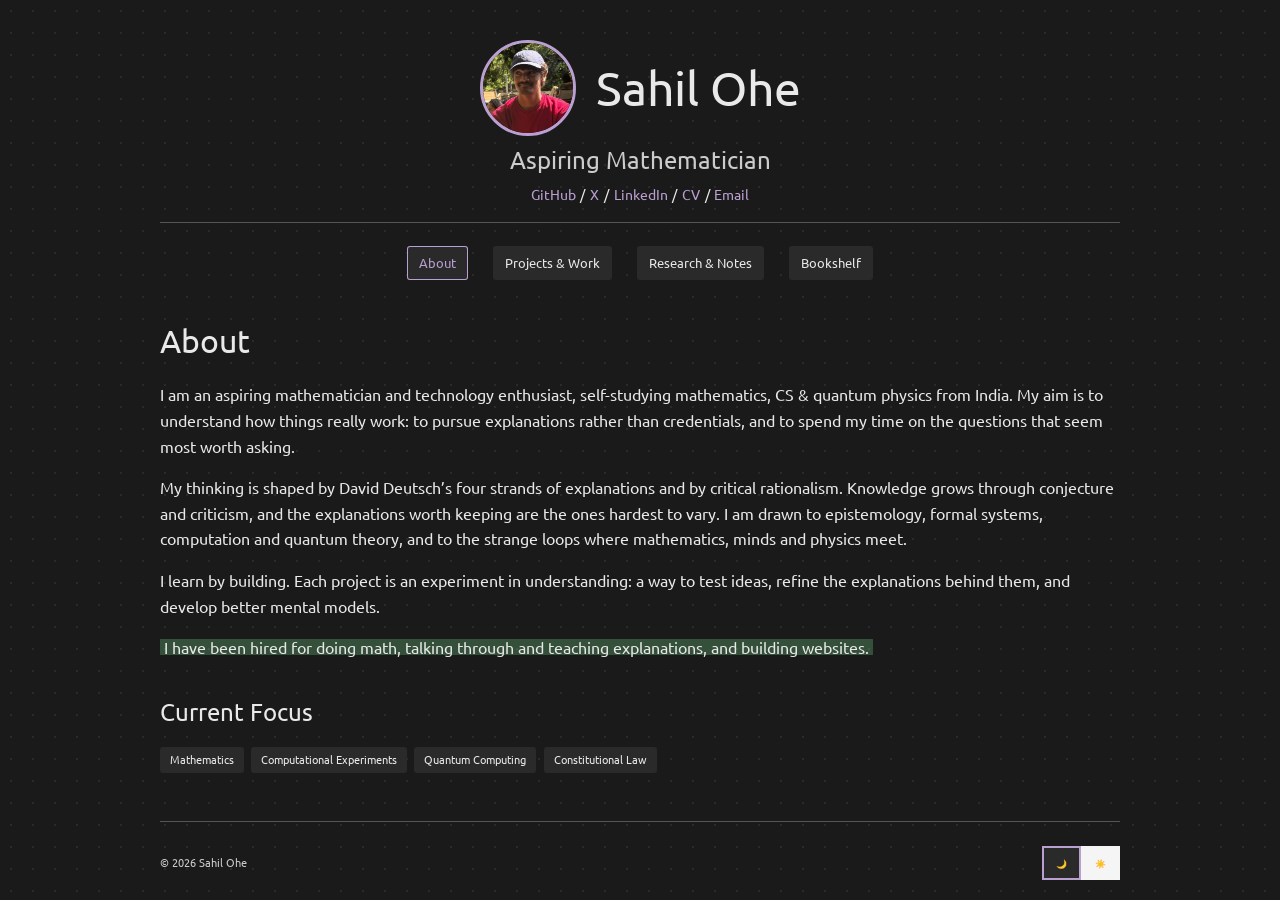
<file: index.html>
<!DOCTYPE html>
<html lang="en" data-theme="dark">
  <head>
    <meta charset="UTF-8" />
    <meta name="viewport" content="width=device-width, initial-scale=1.0" />
    <title>About - Sahil Ohe</title>
    <meta name="description" content="Sahil Ohe: software builder, content researcher and aspiring mathematics researcher. Mathematics, computation, quantum computing and explanations." />
    <meta name="author" content="Sahil Ohe" />
    <link rel="icon" href="assets/favicon.svg" type="image/svg+xml" />
    <link rel="preconnect" href="https://fonts.googleapis.com" />
    <link rel="preconnect" href="https://fonts.gstatic.com" crossorigin />
    <link href="https://fonts.googleapis.com/css2?family=Ubuntu:ital,wght@0,300;0,400;0,500;0,700;1,400&display=swap" rel="stylesheet" />
    <link rel="stylesheet" href="css/style.css" />
    <script>
      try {
        document.documentElement.setAttribute("data-theme", localStorage.getItem("theme") || "dark");
      } catch (e) {
        document.documentElement.setAttribute("data-theme", "dark");
      }
    </script>
  </head>
  <body>
    <div class="container">
      <header>
        <div class="header-top">
          <img class="header-photo" src="assets/profile.jpg" alt="Sahil Ohe" width="96" height="96" />
          <h1>Sahil Ohe</h1>
        </div>
        <p class="subtitle">Aspiring Mathematician</p>
        <div class="header-links">
          <a href="https://github.com/sahilohe" target="_blank" rel="noopener">GitHub</a> /
          <a href="https://x.com/sahil_ohe" target="_blank" rel="noopener">X</a> /
          <a href="https://www.linkedin.com/in/sahil-ohe-5840b22a7/" target="_blank" rel="noopener">LinkedIn</a> /
          <a href="assets/Sahil_Ohe_CV.pdf" target="_blank" rel="noopener">CV</a> /
          <a href="mailto:sahilohe97@gmail.com">Email</a>
        </div>
        <hr class="header-separator" />
        <nav>
          <a href="index.html" class="active">About</a>
          <a href="projects.html">Projects &amp; Work</a>
          <a href="research.html">Research &amp; Notes</a>
          <a href="library.html">Bookshelf</a>
        </nav>
      </header>

      <main>
        <h1>About</h1>

        <p>
          I am an aspiring mathematician and technology enthusiast, self-studying
          mathematics, CS &amp; quantum physics from India. My aim is to understand how things
          really work: to pursue explanations rather than credentials, and to spend my
          time on the questions that seem most worth asking.
        </p>

        <p>
          My thinking is shaped by David Deutsch&rsquo;s four strands of explanations and
          by critical rationalism. Knowledge grows through conjecture and criticism, and
          the explanations worth keeping are the ones hardest to vary. I am drawn to
          epistemology, formal systems, computation and quantum theory, and to the strange
          loops where mathematics, minds and physics meet.
        </p>

        <p>
          I learn by building. Each project is an experiment in understanding: a way to
          test ideas, refine the explanations behind them, and develop better mental
          models.
        </p>

        <p><span class="hire">I have been hired for doing math, talking through and teaching explanations, and building websites.</span></p>

        <h2>Current Focus</h2>
        <ul class="chip-list" id="focus-list"></ul>

      </main>

      <footer>
        <div class="footer-content">
          <div class="copyright">&copy; <span id="year"></span> Sahil Ohe</div>
          <div class="theme-toggle-container">
            <div id="theme-toggle" class="theme-toggle" aria-label="Toggle theme" role="button" tabindex="0">
              <div class="theme-option dark" data-theme="dark">🌙</div>
              <div class="theme-option light" data-theme="light">☀️</div>
            </div>
          </div>
        </div>
      </footer>
    </div>

    <script src="js/data.js"></script>
    <script src="js/main.js"></script>
    <script src="js/theme.js"></script>
  </body>
</html>
</file>
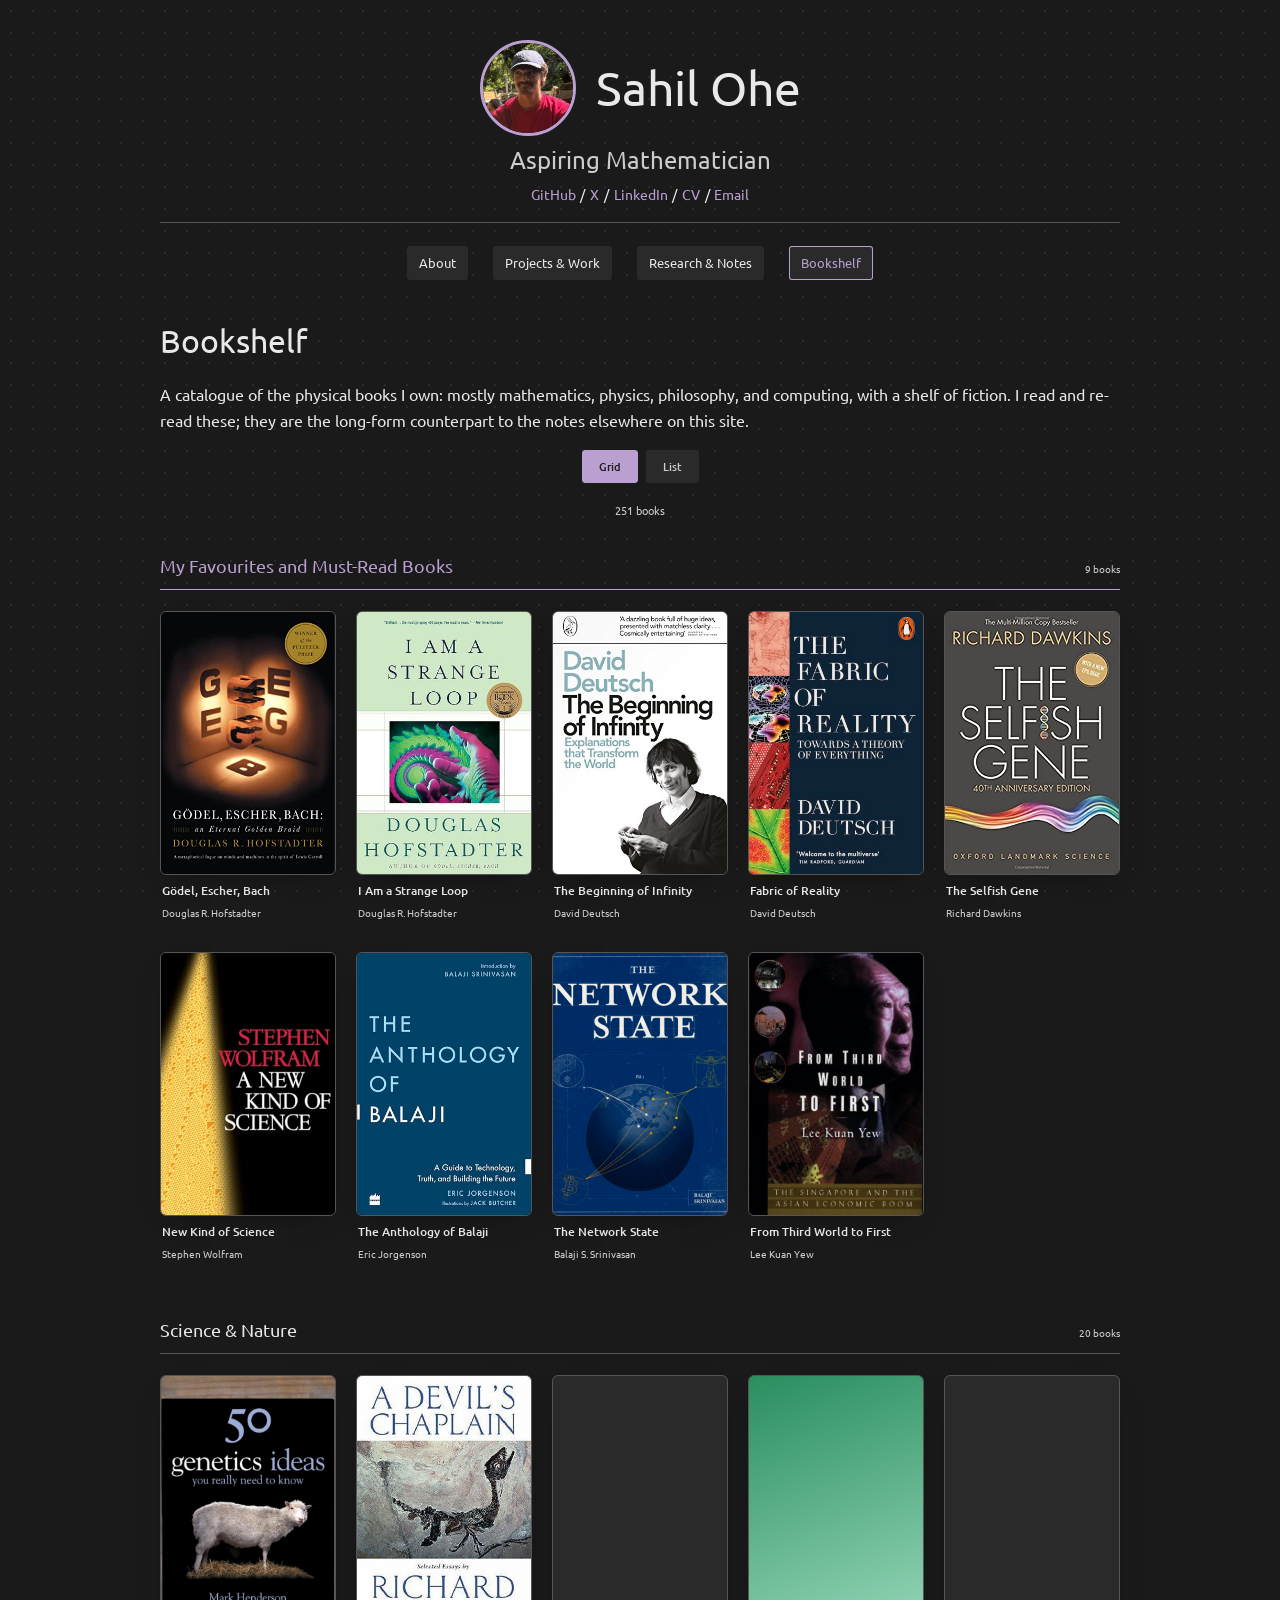
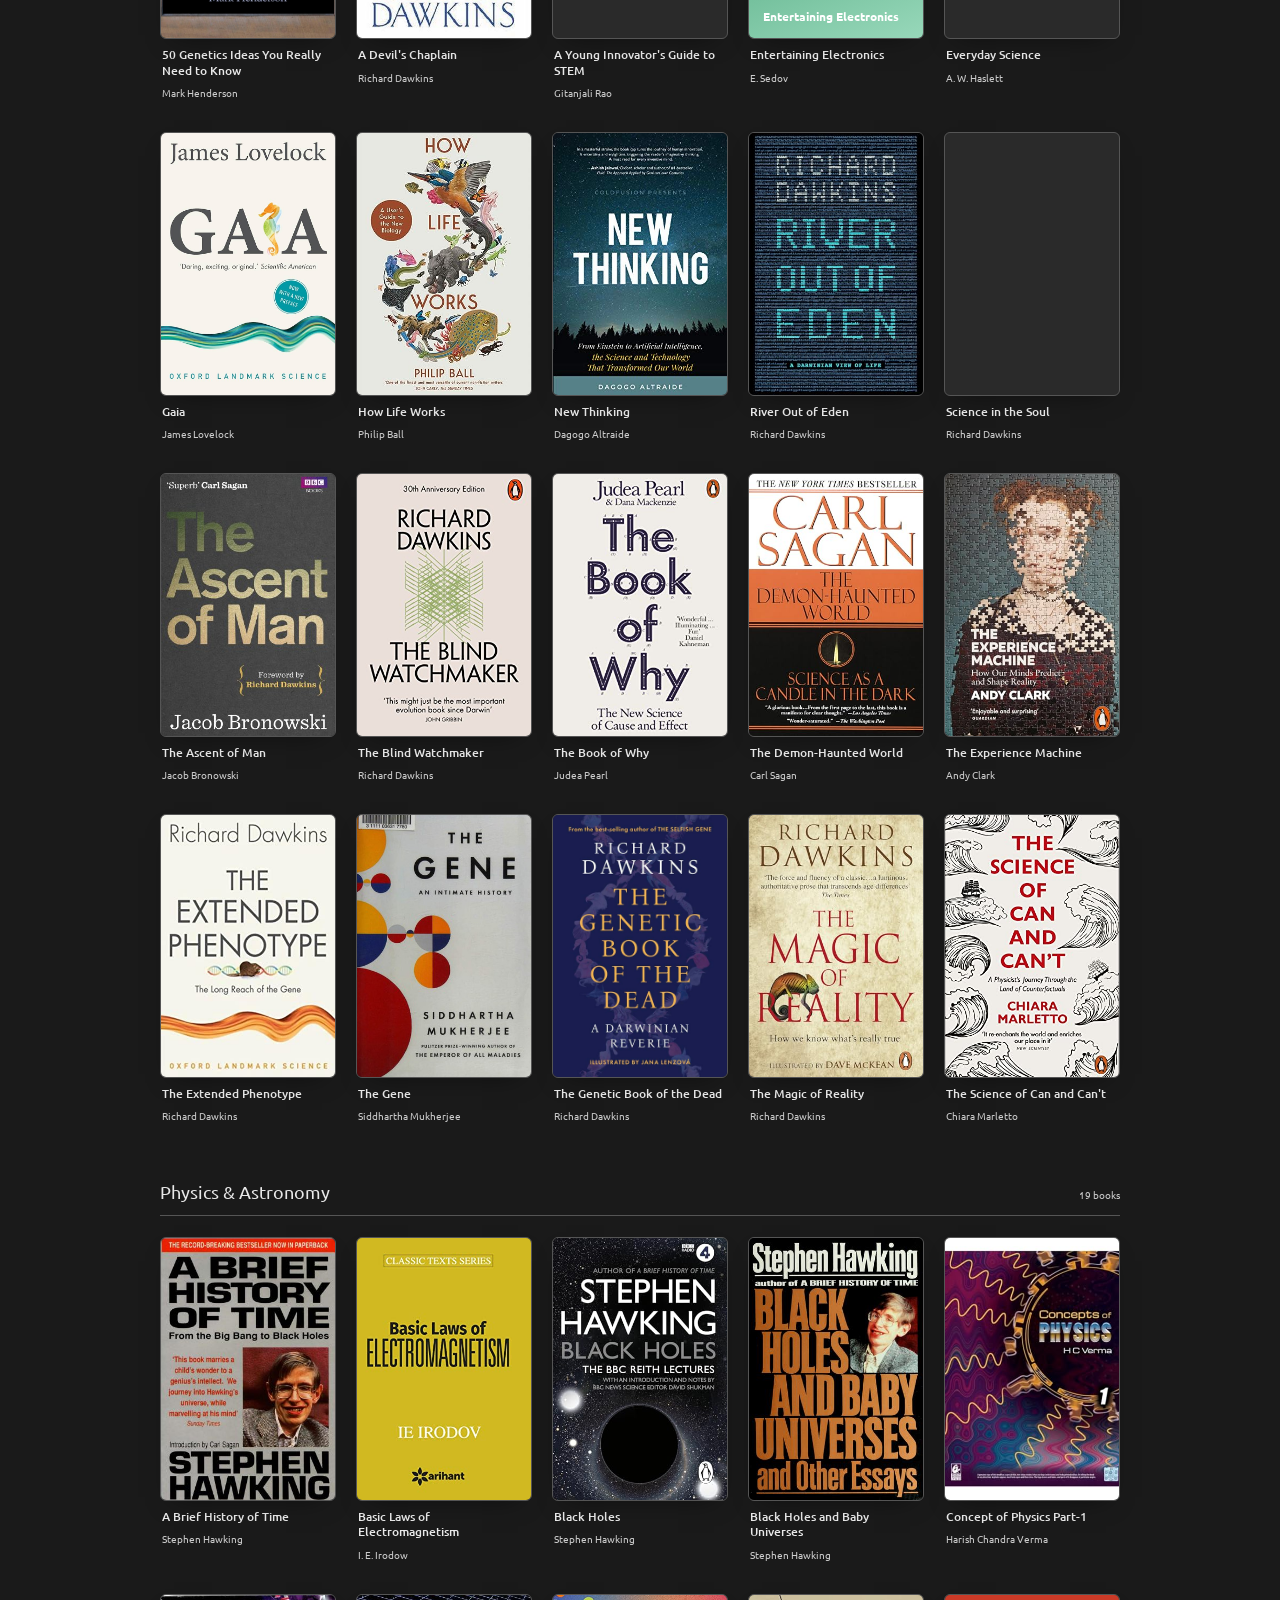
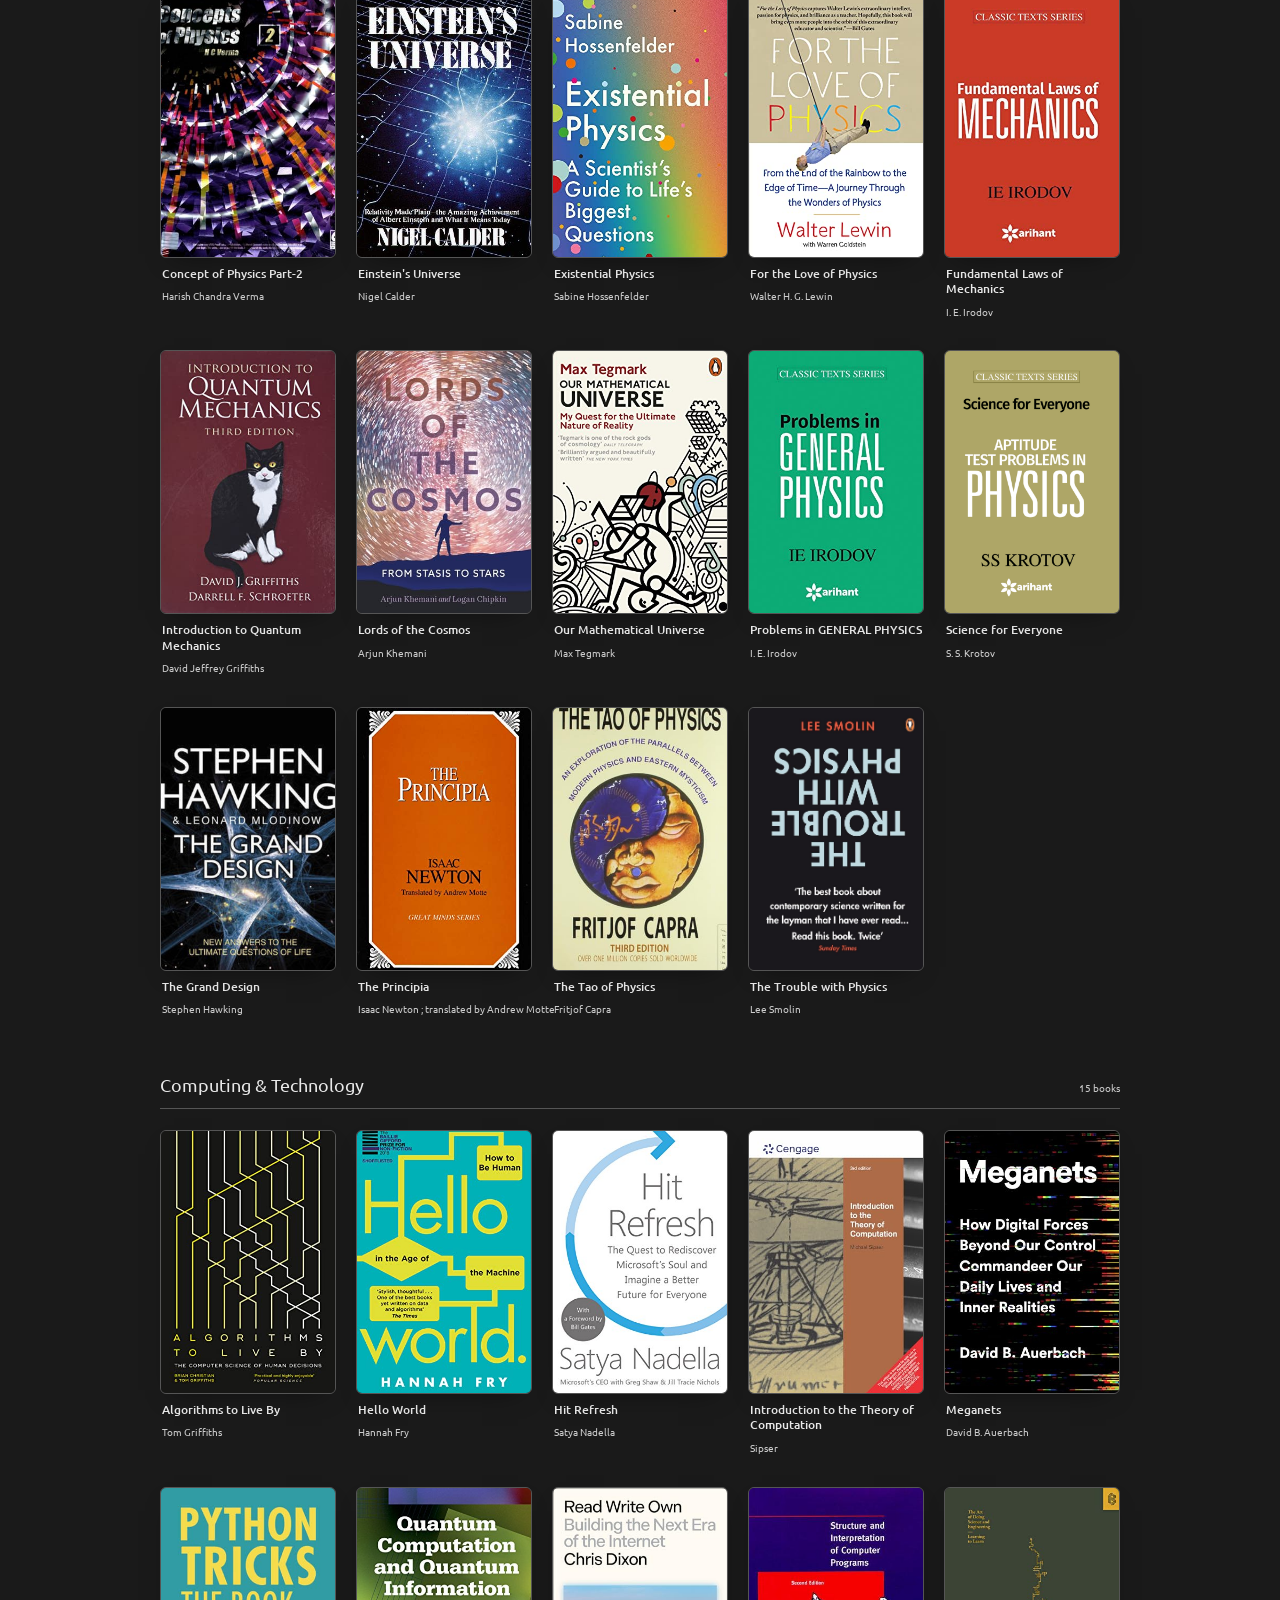
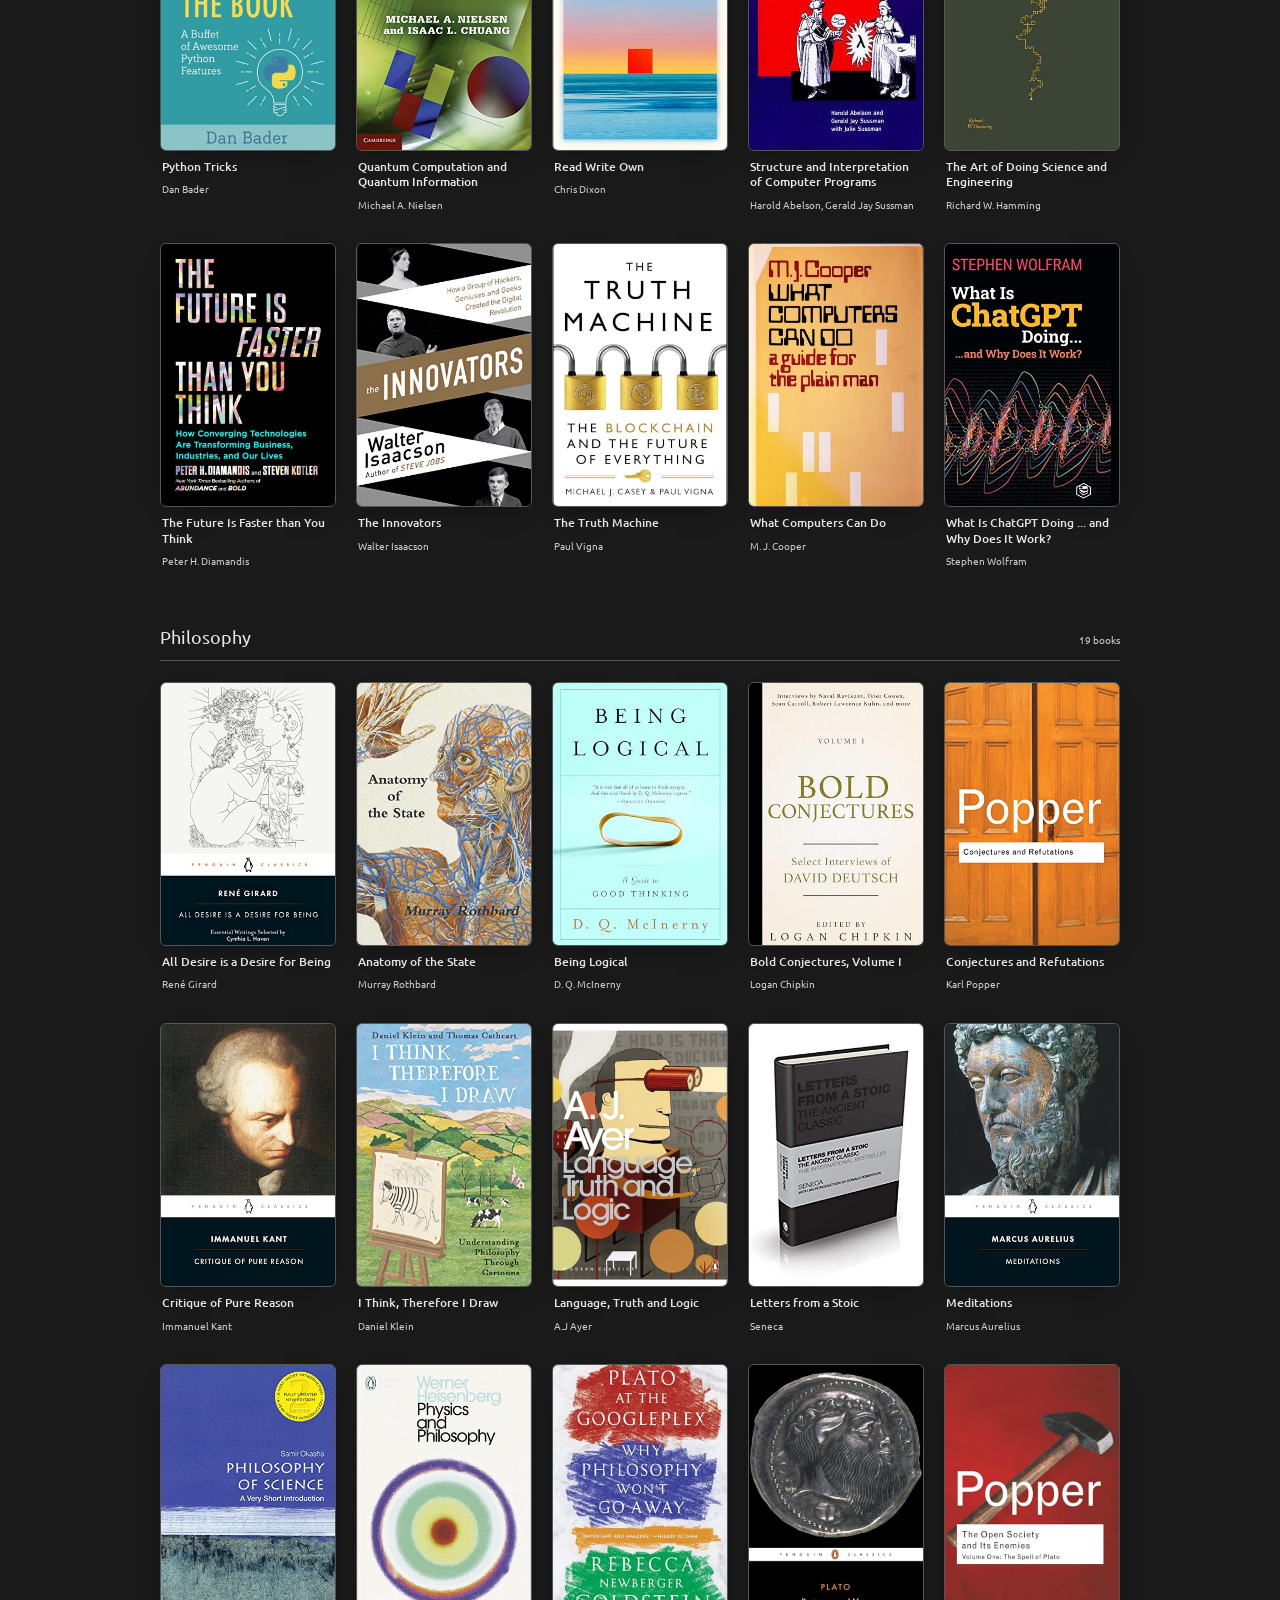
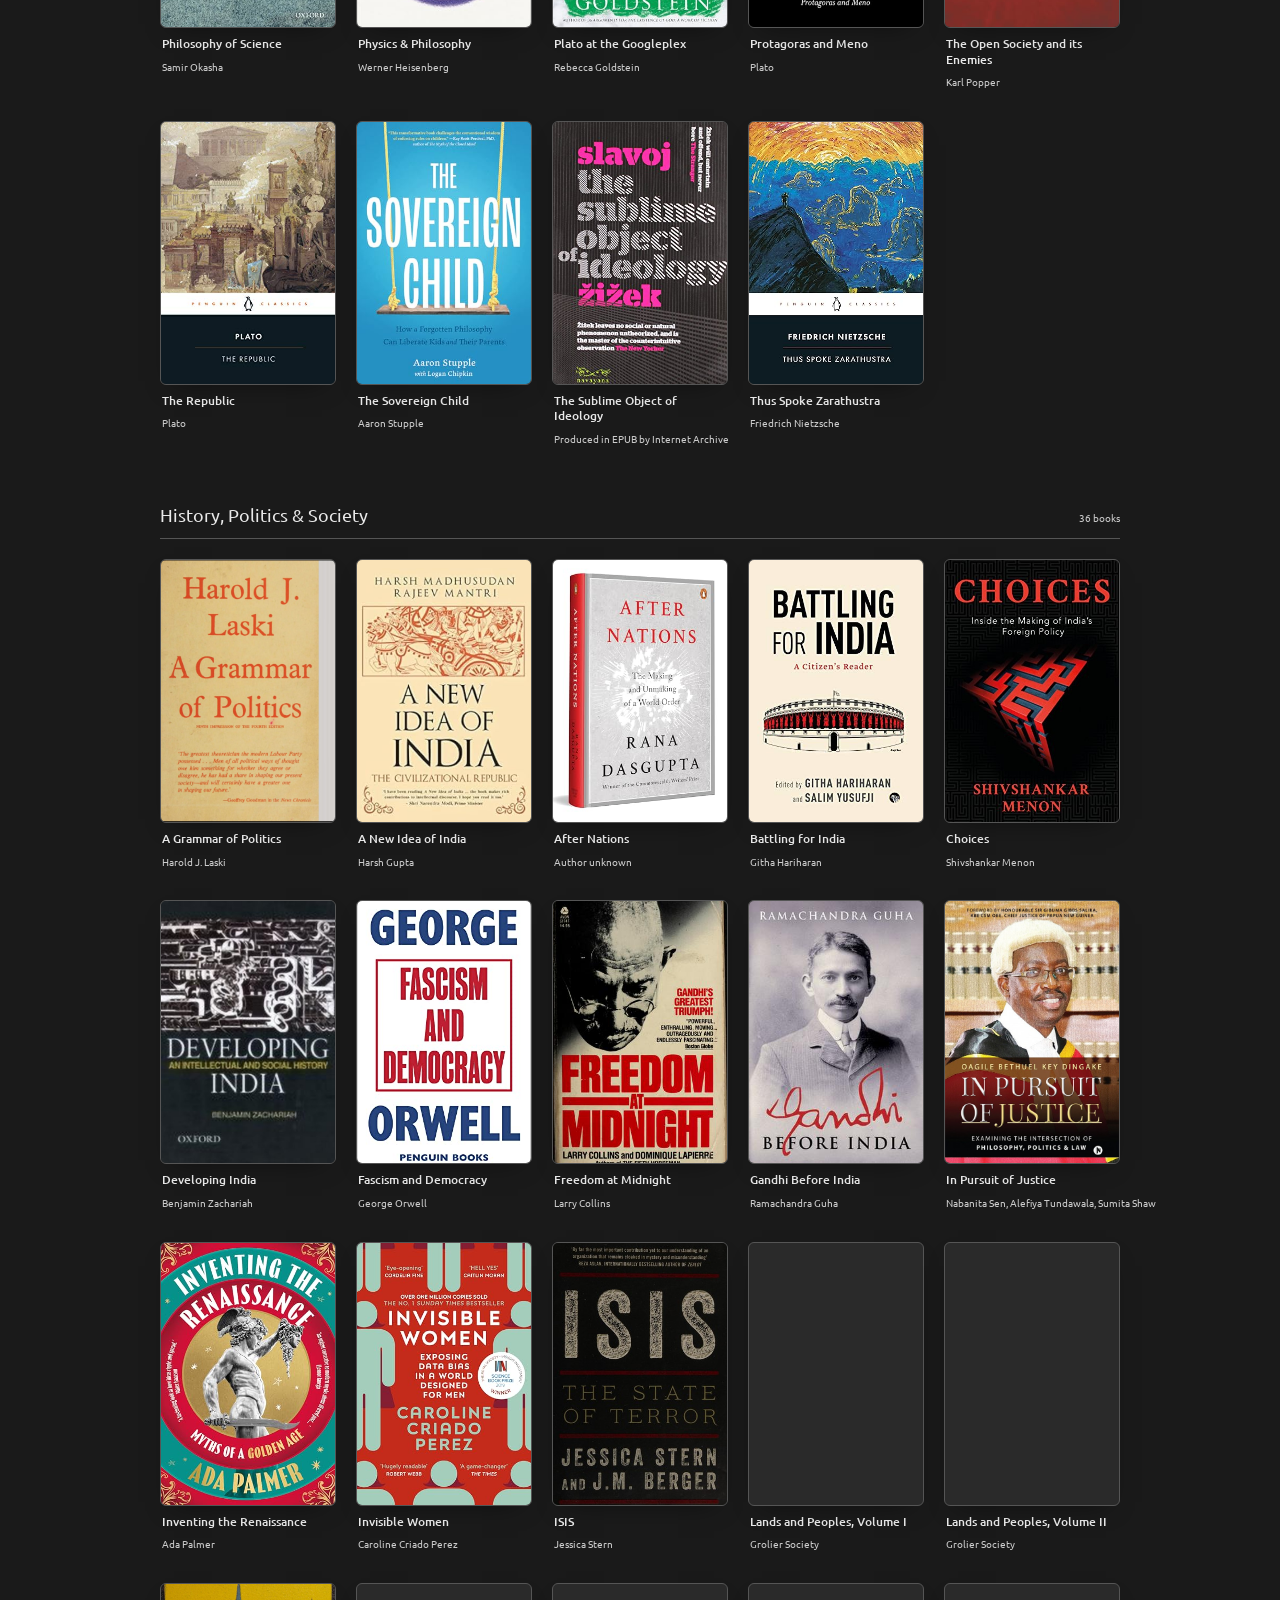
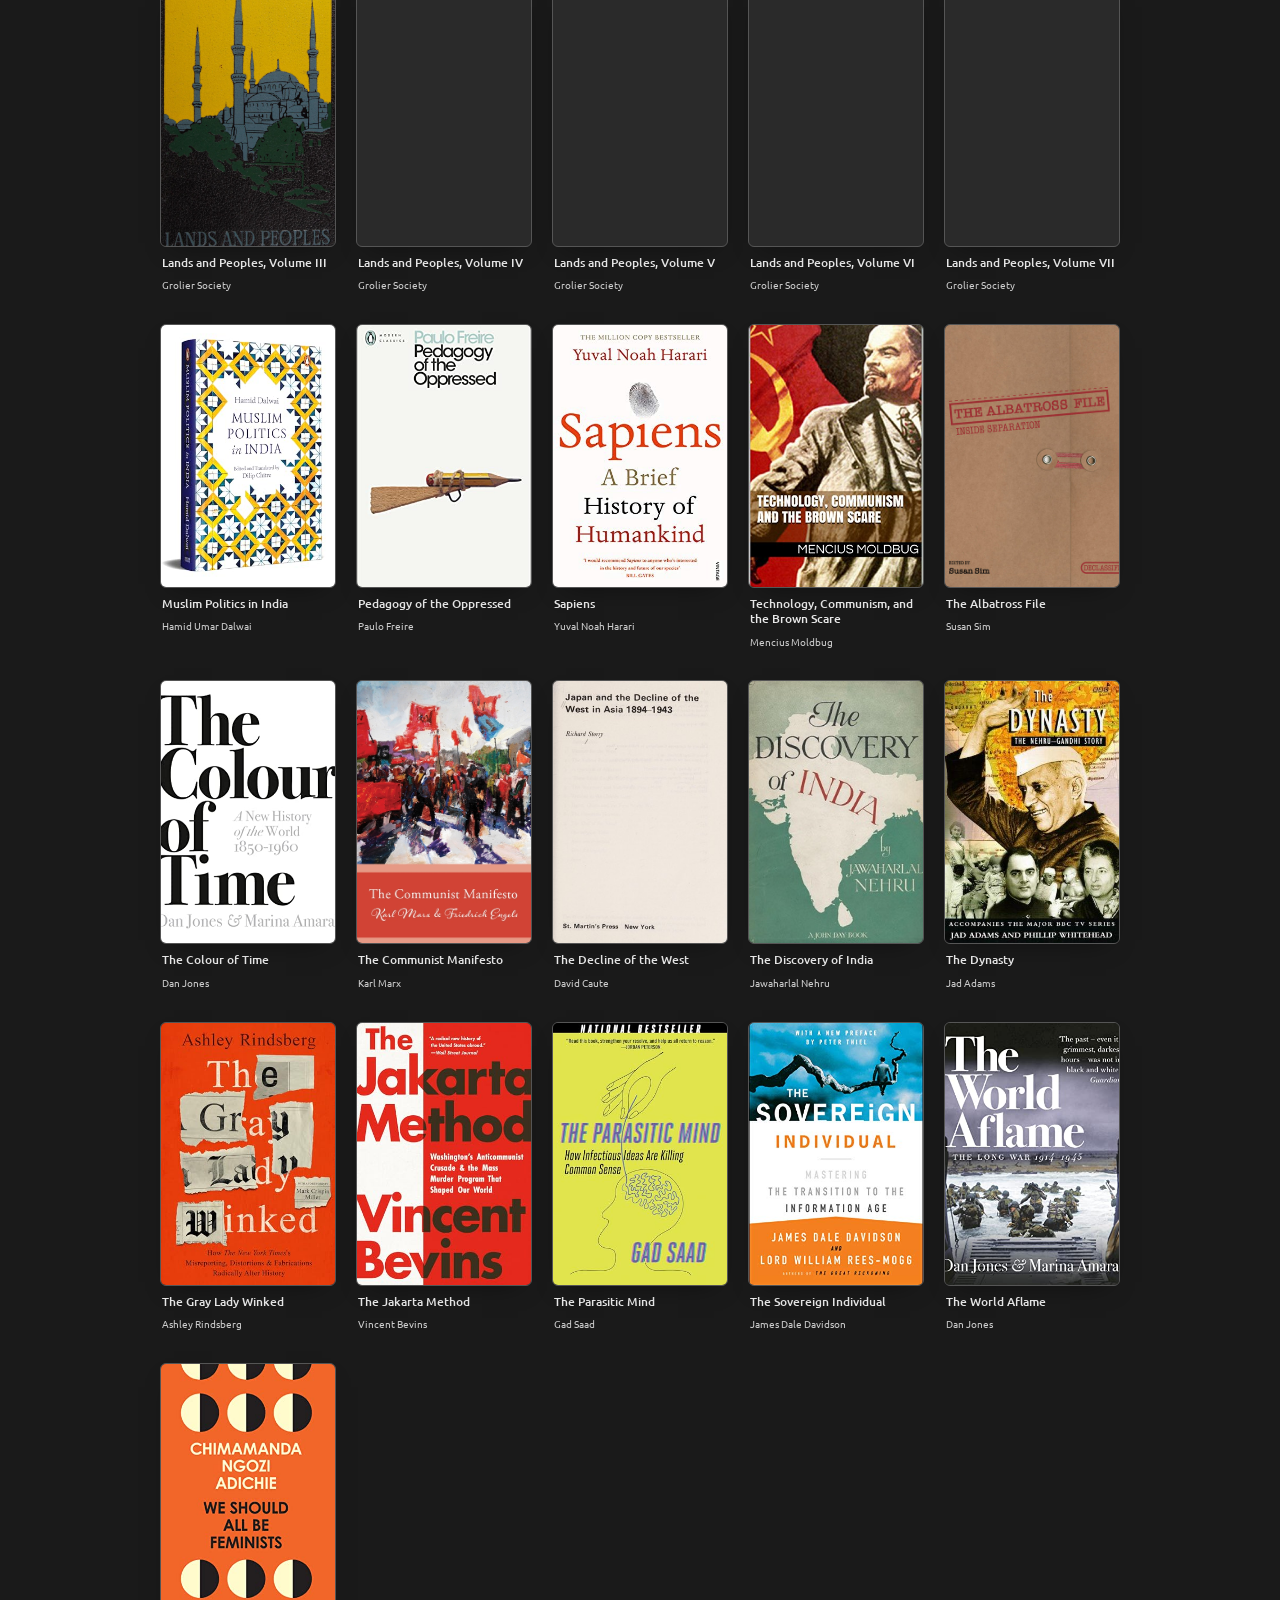
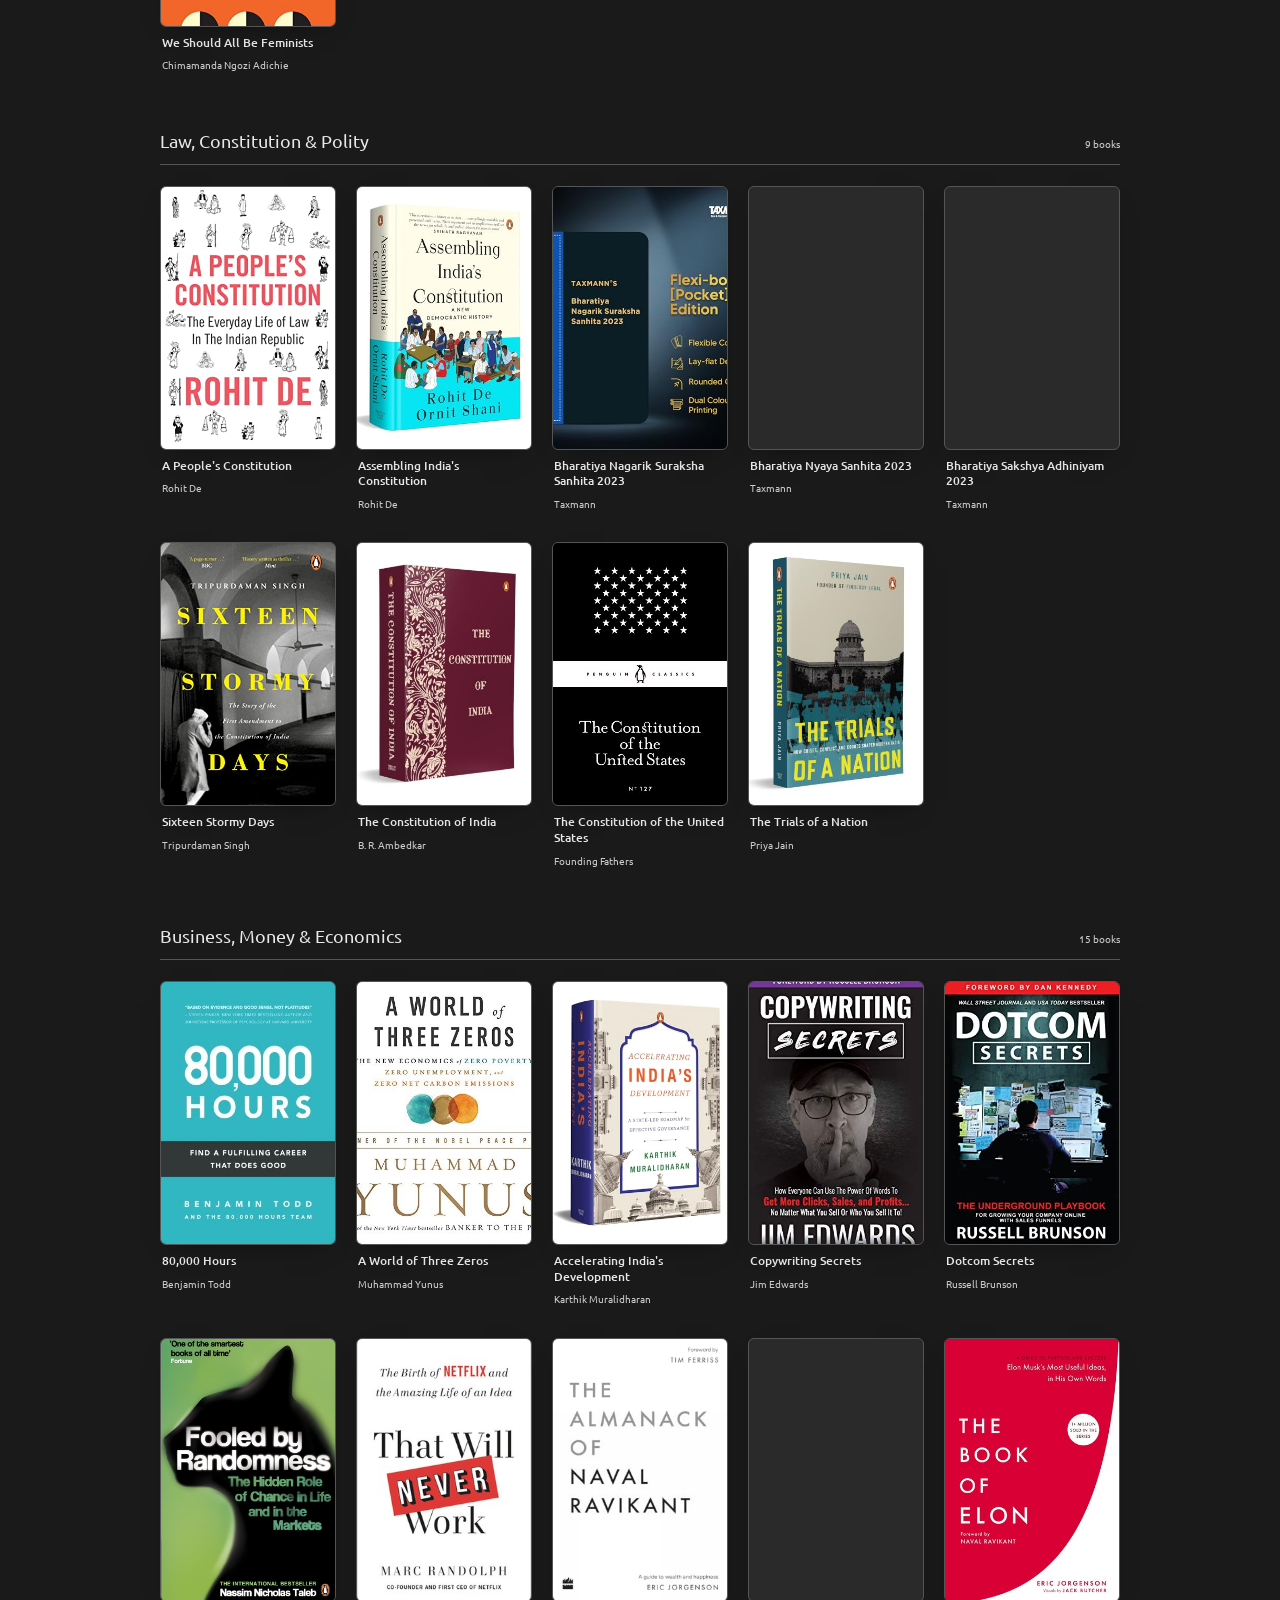
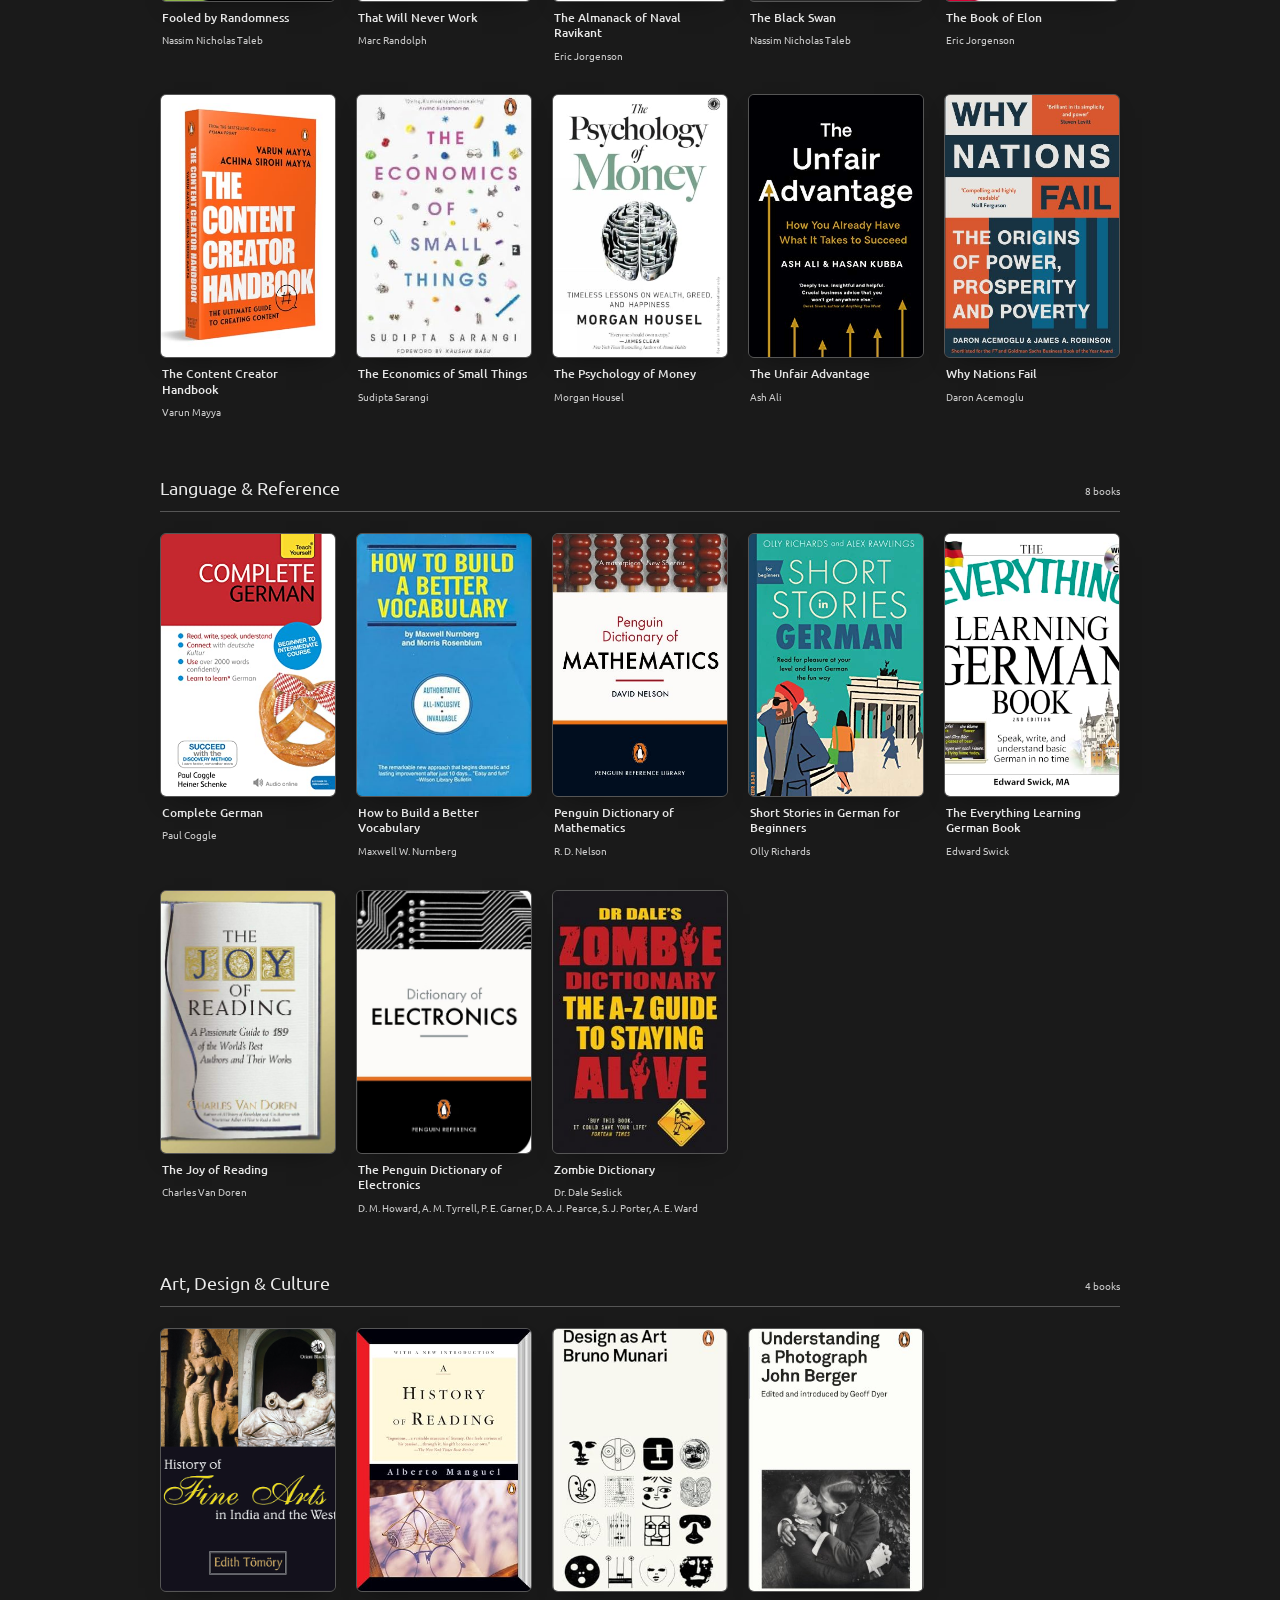
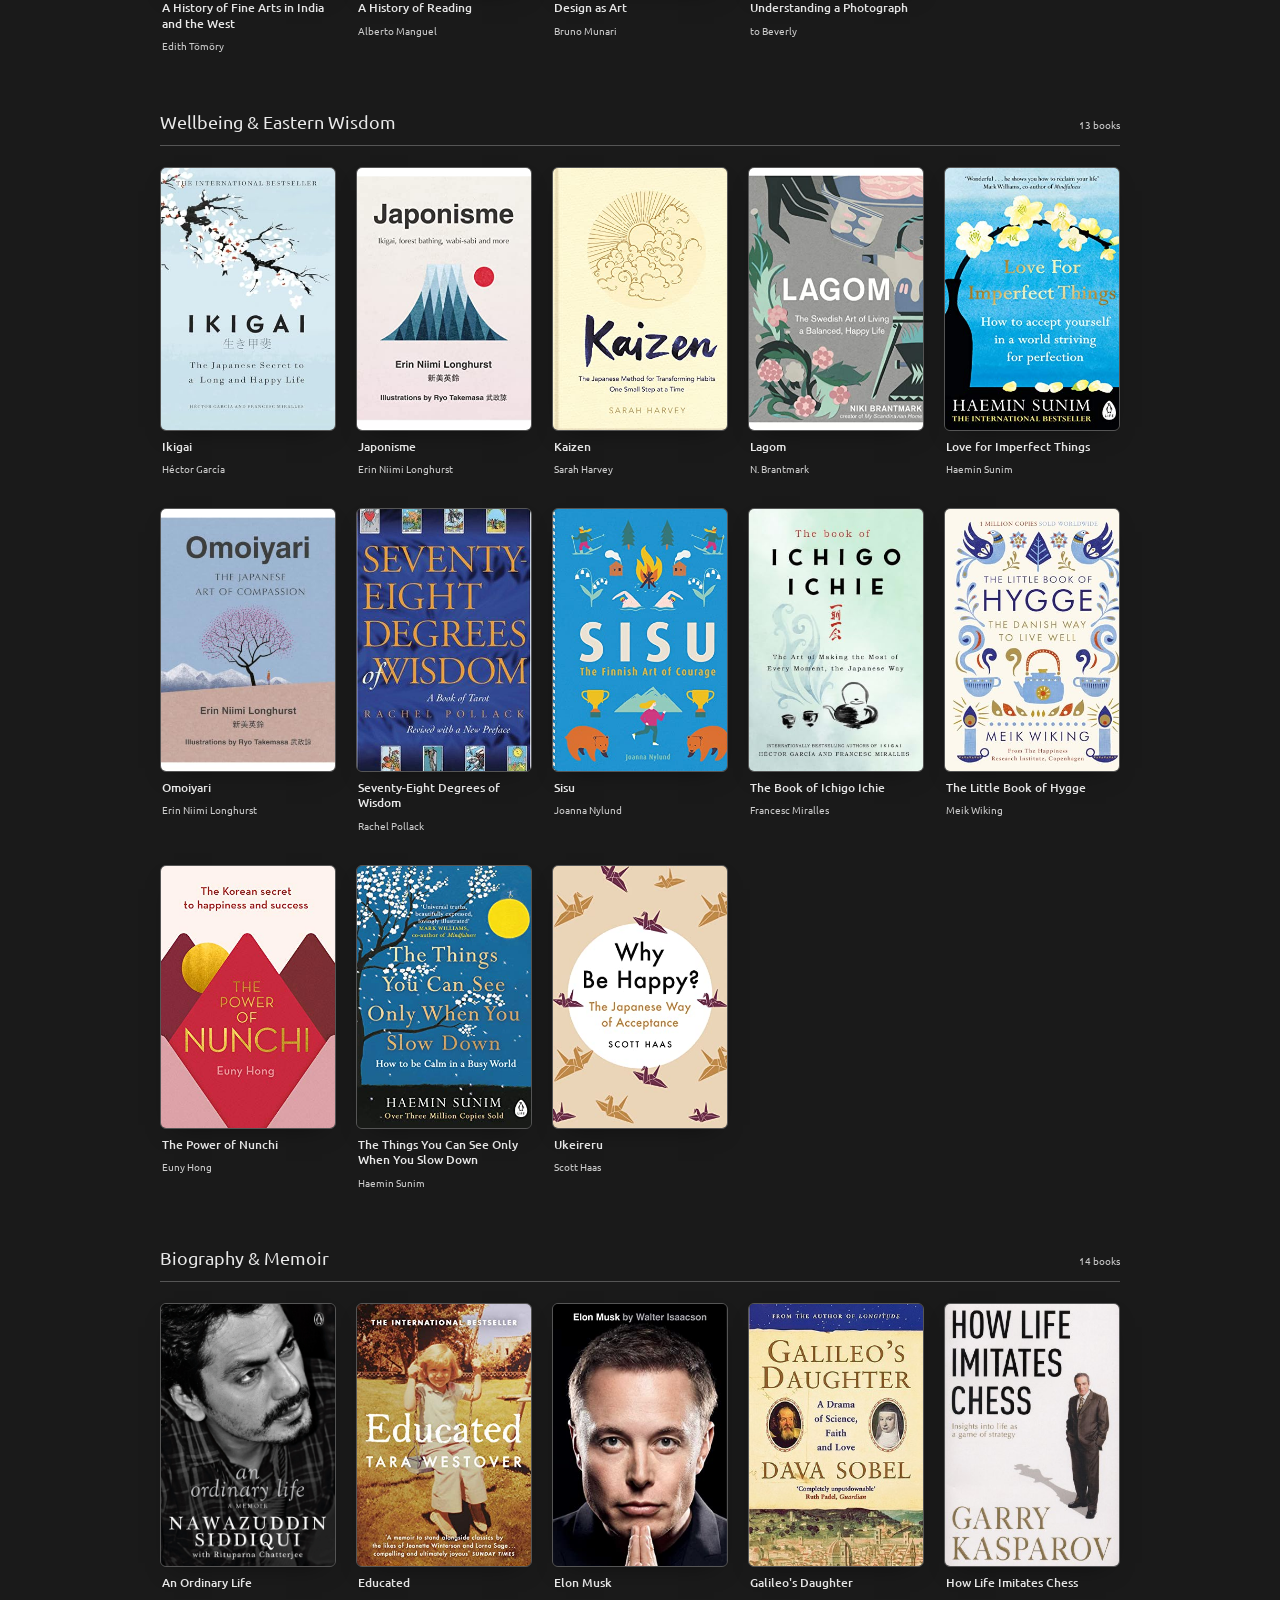
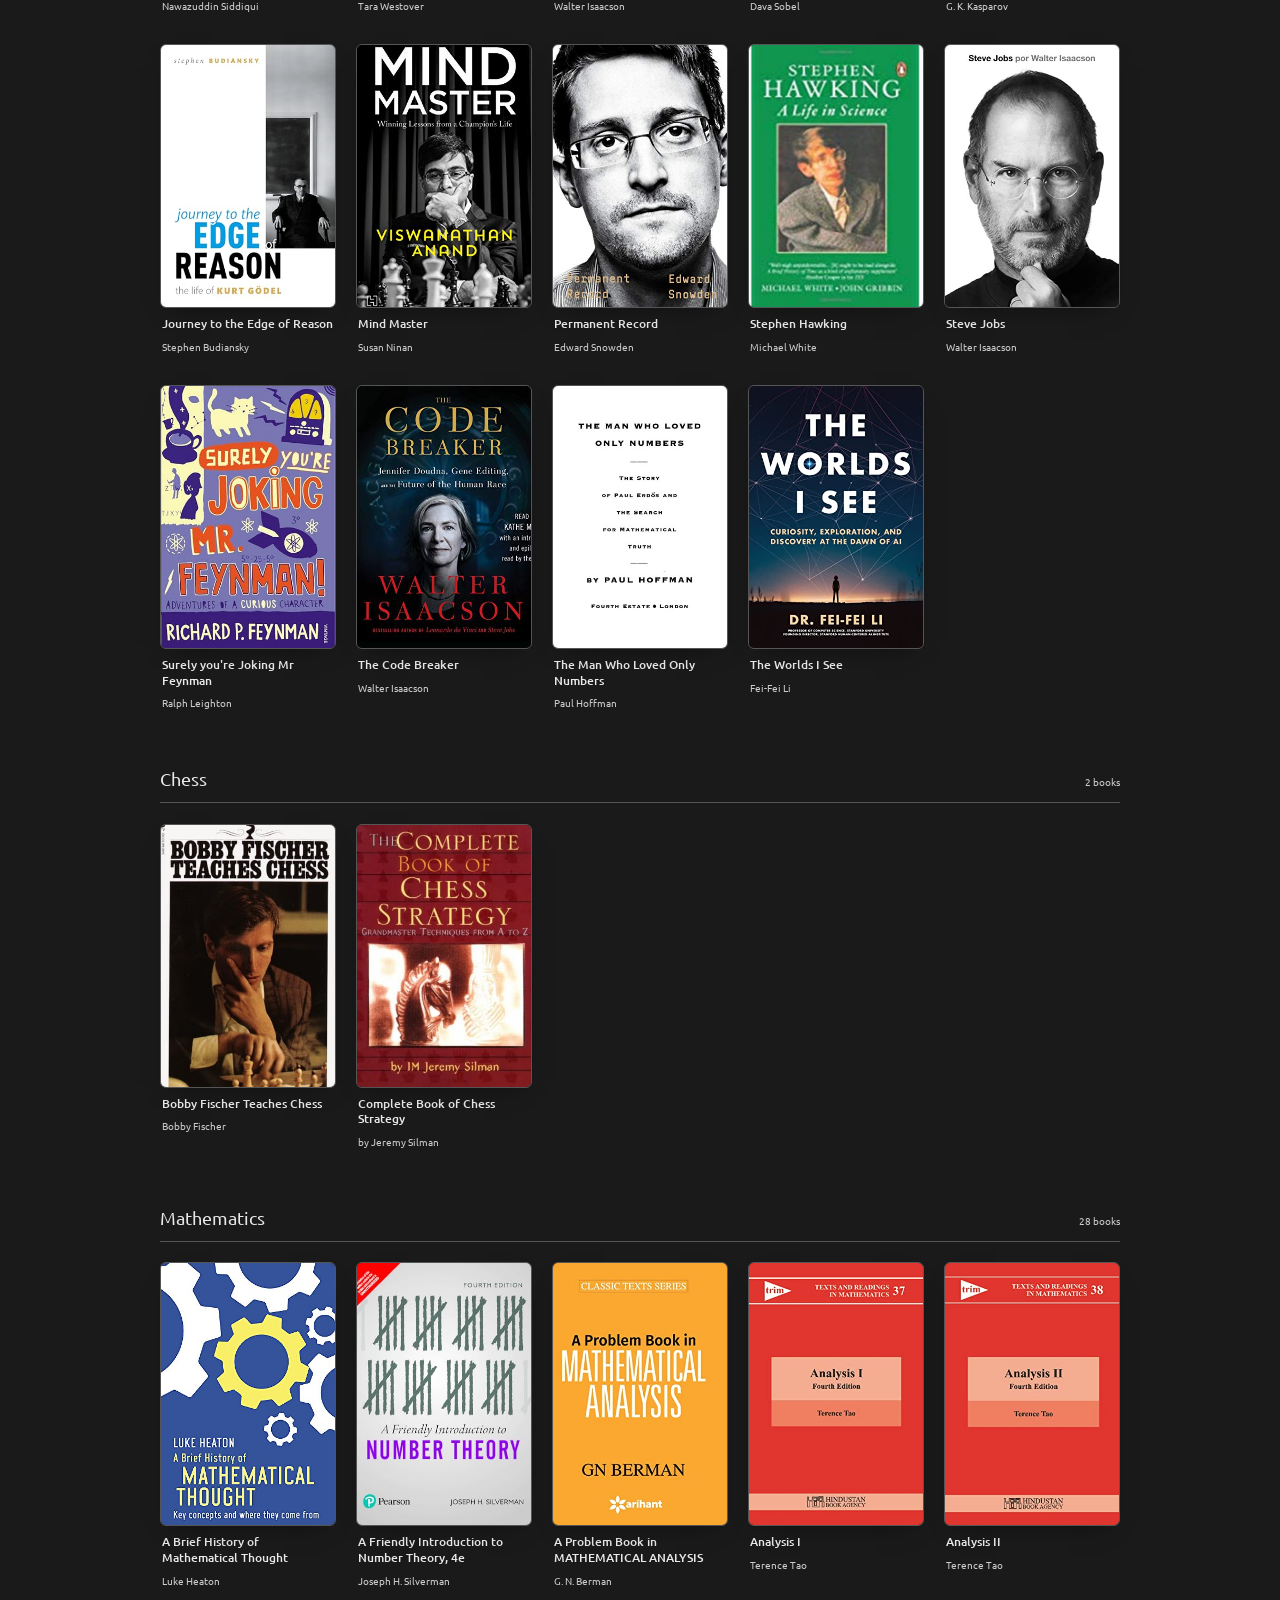
<file: library.html>
<!DOCTYPE html>
<html lang="en" data-theme="dark">
  <head>
    <meta charset="UTF-8" />
    <meta name="viewport" content="width=device-width, initial-scale=1.0" />
    <title>Bookshelf - Sahil Ohe</title>
    <meta name="description" content="A personal library of 230+ books, catalogued with covers." />
    <meta name="author" content="Sahil Ohe" />
    <link rel="icon" href="assets/favicon.svg" type="image/svg+xml" />
    <link rel="preconnect" href="https://fonts.googleapis.com" />
    <link rel="preconnect" href="https://fonts.gstatic.com" crossorigin />
    <link href="https://fonts.googleapis.com/css2?family=Ubuntu:ital,wght@0,300;0,400;0,500;0,700;1,400&display=swap" rel="stylesheet" />
    <link rel="stylesheet" href="css/style.css" />
    <link rel="stylesheet" href="css/library.css" />
    <script>
      try {
        document.documentElement.setAttribute("data-theme", localStorage.getItem("theme") || "dark");
      } catch (e) {
        document.documentElement.setAttribute("data-theme", "dark");
      }
    </script>
  </head>
  <body>
    <div class="container">
      <header>
        <div class="header-top">
          <img class="header-photo" src="assets/profile.jpg" alt="Sahil Ohe" width="96" height="96" />
          <h1>Sahil Ohe</h1>
        </div>
        <p class="subtitle">Aspiring Mathematician</p>
        <div class="header-links">
          <a href="https://github.com/sahilohe" target="_blank" rel="noopener">GitHub</a> /
          <a href="https://x.com/sahil_ohe" target="_blank" rel="noopener">X</a> /
          <a href="https://www.linkedin.com/in/sahil-ohe-5840b22a7/" target="_blank" rel="noopener">LinkedIn</a> /
          <a href="assets/Sahil_Ohe_CV.pdf" target="_blank" rel="noopener">CV</a> /
          <a href="mailto:sahilohe97@gmail.com">Email</a>
        </div>
        <hr class="header-separator" />
        <nav>
          <a href="index.html">About</a>
          <a href="projects.html">Projects &amp; Work</a>
          <a href="research.html">Research &amp; Notes</a>
          <a href="library.html" class="active">Bookshelf</a>
        </nav>
      </header>

      <main>
        <h1>Bookshelf</h1>
        <p>
          A catalogue of the physical books I own: mostly mathematics, physics,
          philosophy, and computing, with a shelf of fiction. I read and re-read these;
          they are the long-form counterpart to the notes elsewhere on this site.
        </p>

        <div class="library-toolbar" role="group" aria-label="View mode">
          <button id="view-grid" aria-pressed="true">Grid</button>
          <button id="view-list" aria-pressed="false">List</button>
        </div>

        <p class="library-count" id="library-count"></p>
        <div id="library-main"></div>
        <p class="library-empty" id="library-empty" hidden>Nothing on this shelf.</p>
      </main>

      <footer>
        <div class="footer-content">
          <div class="copyright">&copy; <span id="year"></span> Sahil Ohe</div>
          <div class="theme-toggle-container">
            <div id="theme-toggle" class="theme-toggle" aria-label="Toggle theme" role="button" tabindex="0">
              <div class="theme-option dark" data-theme="dark">🌙</div>
              <div class="theme-option light" data-theme="light">☀️</div>
            </div>
          </div>
        </div>
      </footer>
    </div>

    <script src="js/data.js"></script>
    <script src="js/main.js"></script>
    <script src="js/theme.js"></script>
    <script src="js/library.js"></script>
  </body>
</html>
</file>
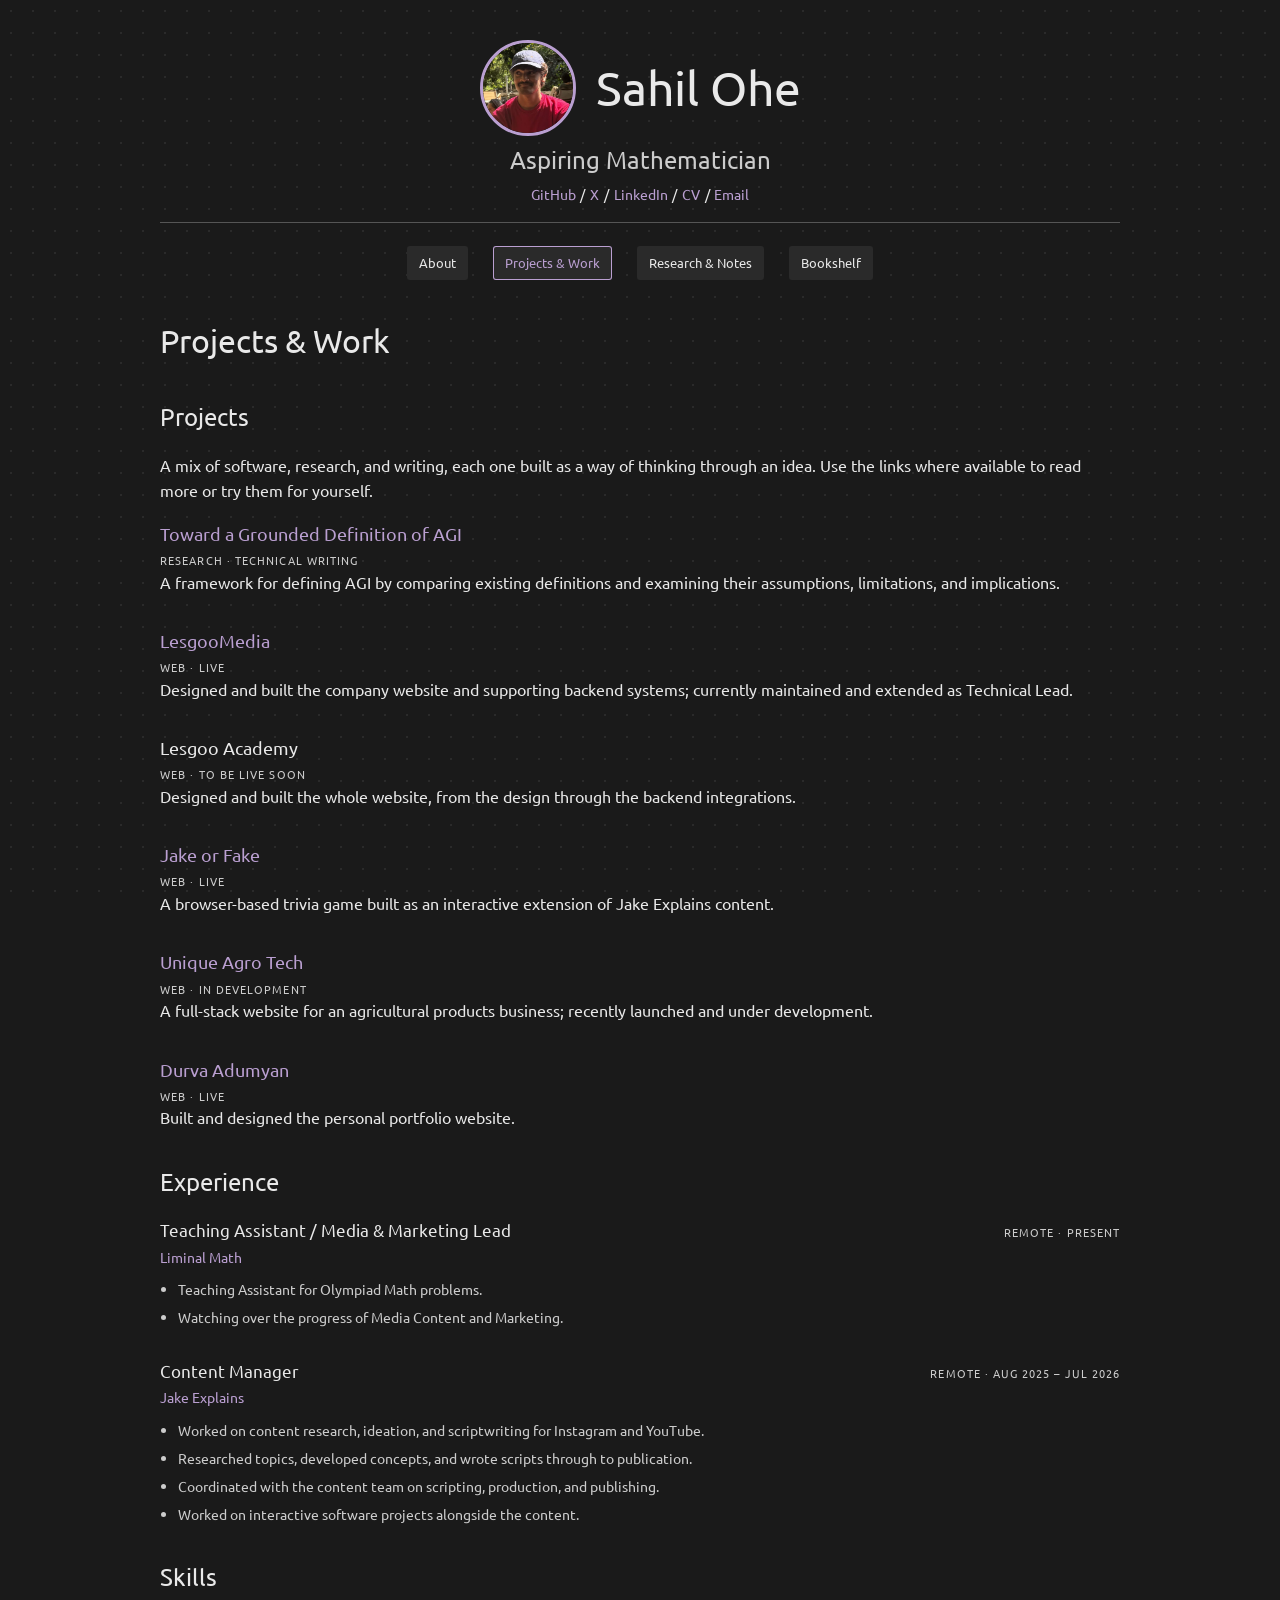
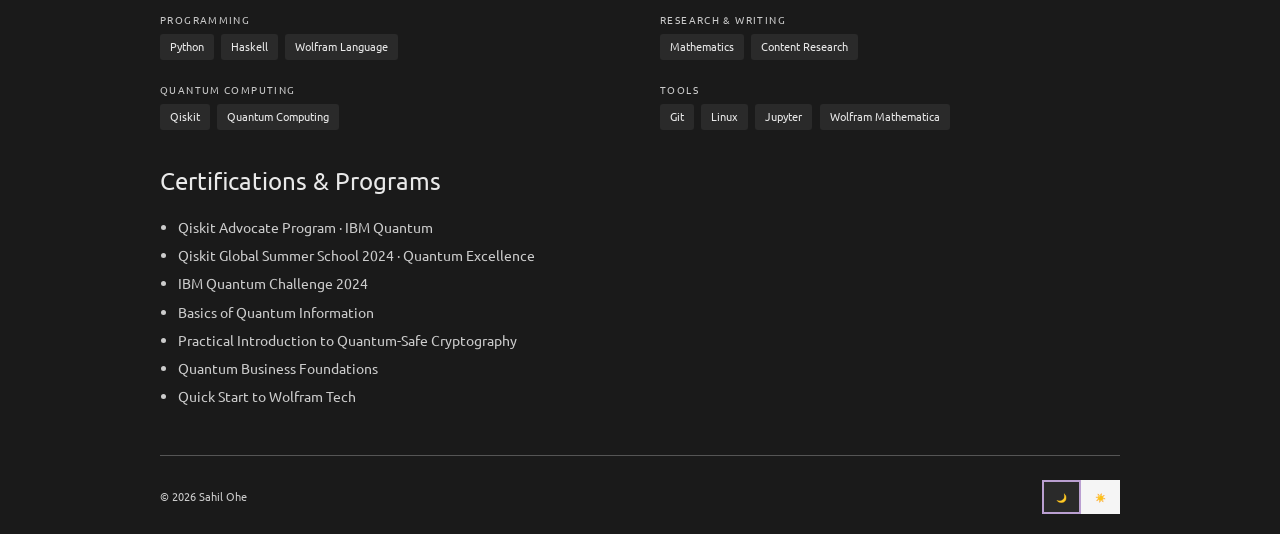
<file: projects.html>
<!DOCTYPE html>
<html lang="en" data-theme="dark">
  <head>
    <meta charset="UTF-8" />
    <meta name="viewport" content="width=device-width, initial-scale=1.0" />
    <title>Projects &amp; Work - Sahil Ohe</title>
    <meta name="description" content="Software, research and writing projects by Sahil Ohe." />
    <meta name="author" content="Sahil Ohe" />
    <link rel="icon" href="assets/favicon.svg" type="image/svg+xml" />
    <link rel="preconnect" href="https://fonts.googleapis.com" />
    <link rel="preconnect" href="https://fonts.gstatic.com" crossorigin />
    <link href="https://fonts.googleapis.com/css2?family=Ubuntu:ital,wght@0,300;0,400;0,500;0,700;1,400&display=swap" rel="stylesheet" />
    <link rel="stylesheet" href="css/style.css" />
    <script>
      try {
        document.documentElement.setAttribute("data-theme", localStorage.getItem("theme") || "dark");
      } catch (e) {
        document.documentElement.setAttribute("data-theme", "dark");
      }
    </script>
  </head>
  <body>
    <div class="container">
      <header>
        <div class="header-top">
          <img class="header-photo" src="assets/profile.jpg" alt="Sahil Ohe" width="96" height="96" />
          <h1>Sahil Ohe</h1>
        </div>
        <p class="subtitle">Aspiring Mathematician</p>
        <div class="header-links">
          <a href="https://github.com/sahilohe" target="_blank" rel="noopener">GitHub</a> /
          <a href="https://x.com/sahil_ohe" target="_blank" rel="noopener">X</a> /
          <a href="https://www.linkedin.com/in/sahil-ohe-5840b22a7/" target="_blank" rel="noopener">LinkedIn</a> /
          <a href="assets/Sahil_Ohe_CV.pdf" target="_blank" rel="noopener">CV</a> /
          <a href="mailto:sahilohe97@gmail.com">Email</a>
        </div>
        <hr class="header-separator" />
        <nav>
          <a href="index.html">About</a>
          <a href="projects.html" class="active">Projects &amp; Work</a>
          <a href="research.html">Research &amp; Notes</a>
          <a href="library.html">Bookshelf</a>
        </nav>
      </header>

      <main>
        <h1>Projects &amp; Work</h1>

        <h2>Projects</h2>
        <p>
          A mix of software, research, and writing, each one built as a way of
          thinking through an idea. Use the links where available to read more or try them
          for yourself.
        </p>
        <div id="project-list"></div>

        <h2>Experience</h2>
        <div id="experience-list"></div>

        <h2>Skills</h2>
        <div class="skill-grid" id="skill-grid"></div>

        <h2>Certifications &amp; Programs</h2>
        <ul class="cert-list" id="certifications-list"></ul>
      </main>

      <footer>
        <div class="footer-content">
          <div class="copyright">&copy; <span id="year"></span> Sahil Ohe</div>
          <div class="theme-toggle-container">
            <div id="theme-toggle" class="theme-toggle" aria-label="Toggle theme" role="button" tabindex="0">
              <div class="theme-option dark" data-theme="dark">🌙</div>
              <div class="theme-option light" data-theme="light">☀️</div>
            </div>
          </div>
        </div>
      </footer>
    </div>

    <script src="js/data.js"></script>
    <script src="js/main.js"></script>
    <script src="js/theme.js"></script>
  </body>
</html>
</file>
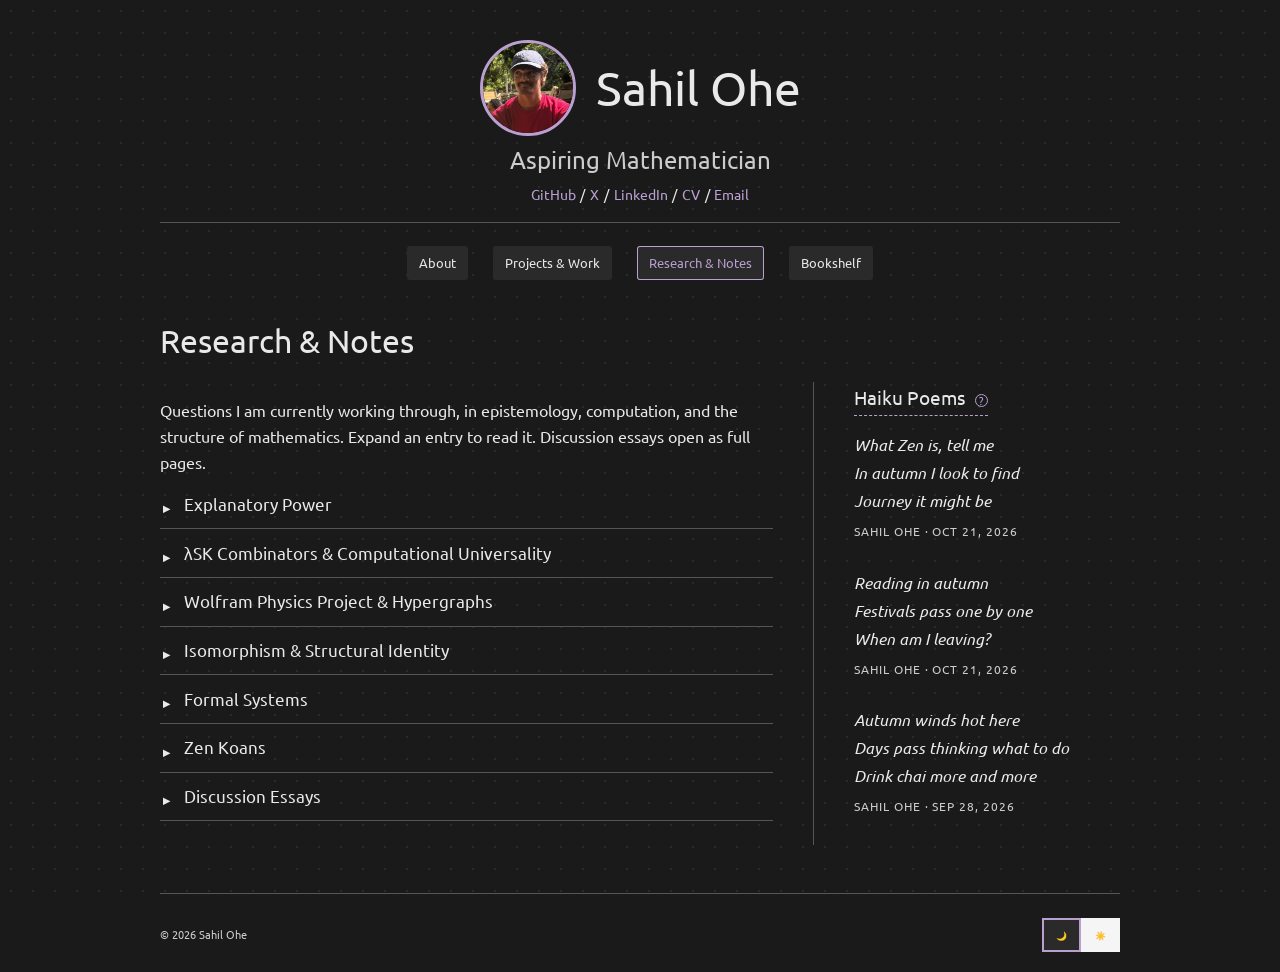
<file: research.html>
<!DOCTYPE html>
<html lang="en" data-theme="dark">
  <head>
    <meta charset="UTF-8" />
    <meta name="viewport" content="width=device-width, initial-scale=1.0" />
    <title>Research &amp; Notes - Sahil Ohe</title>
    <meta name="description" content="Explorations in epistemology, computation, and the structure of mathematics." />
    <meta name="author" content="Sahil Ohe" />
    <link rel="icon" href="assets/favicon.svg" type="image/svg+xml" />
    <link rel="preconnect" href="https://fonts.googleapis.com" />
    <link rel="preconnect" href="https://fonts.gstatic.com" crossorigin />
    <link href="https://fonts.googleapis.com/css2?family=Ubuntu:ital,wght@0,300;0,400;0,500;0,700;1,400&display=swap" rel="stylesheet" />
    <link rel="stylesheet" href="css/style.css" />
    <script>
      try {
        document.documentElement.setAttribute("data-theme", localStorage.getItem("theme") || "dark");
      } catch (e) {
        document.documentElement.setAttribute("data-theme", "dark");
      }
    </script>
  </head>
  <body>
    <div class="container">
      <header>
        <div class="header-top">
          <img class="header-photo" src="assets/profile.jpg" alt="Sahil Ohe" width="96" height="96" />
          <h1>Sahil Ohe</h1>
        </div>
        <p class="subtitle">Aspiring Mathematician</p>
        <div class="header-links">
          <a href="https://github.com/sahilohe" target="_blank" rel="noopener">GitHub</a> /
          <a href="https://x.com/sahil_ohe" target="_blank" rel="noopener">X</a> /
          <a href="https://www.linkedin.com/in/sahil-ohe-5840b22a7/" target="_blank" rel="noopener">LinkedIn</a> /
          <a href="assets/Sahil_Ohe_CV.pdf" target="_blank" rel="noopener">CV</a> /
          <a href="mailto:sahilohe97@gmail.com">Email</a>
        </div>
        <hr class="header-separator" />
        <nav>
          <a href="index.html">About</a>
          <a href="projects.html">Projects &amp; Work</a>
          <a href="research.html" class="active">Research &amp; Notes</a>
          <a href="library.html">Bookshelf</a>
        </nav>
      </header>

      <main>
        <h1>Research &amp; Notes</h1>
        <div class="notes-layout">
          <section class="notes-column">
            <p>
              Questions I am currently working through, in epistemology, computation, and
              the structure of mathematics. Expand an entry to read it. Discussion essays open as full pages.
            </p>
            <div id="note-grid"></div>
          </section>
          <aside class="haiku-column">
            <h2 class="haiku-title">
              Haiku Poems
              <span class="haiku-tip" role="tooltip">A Japanese poem of three lines in a 5&ndash;7&ndash;5 syllable pattern.</span>
            </h2>
            <div id="haiku-list"></div>
          </aside>
        </div>
      </main>

      <footer>
        <div class="footer-content">
          <div class="copyright">&copy; <span id="year"></span> Sahil Ohe</div>
          <div class="theme-toggle-container">
            <div id="theme-toggle" class="theme-toggle" aria-label="Toggle theme" role="button" tabindex="0">
              <div class="theme-option dark" data-theme="dark">🌙</div>
              <div class="theme-option light" data-theme="light">☀️</div>
            </div>
          </div>
        </div>
      </footer>
    </div>

    <script src="js/data.js"></script>
    <script src="js/main.js"></script>
    <script src="js/theme.js"></script>
  </body>
</html>
</file>
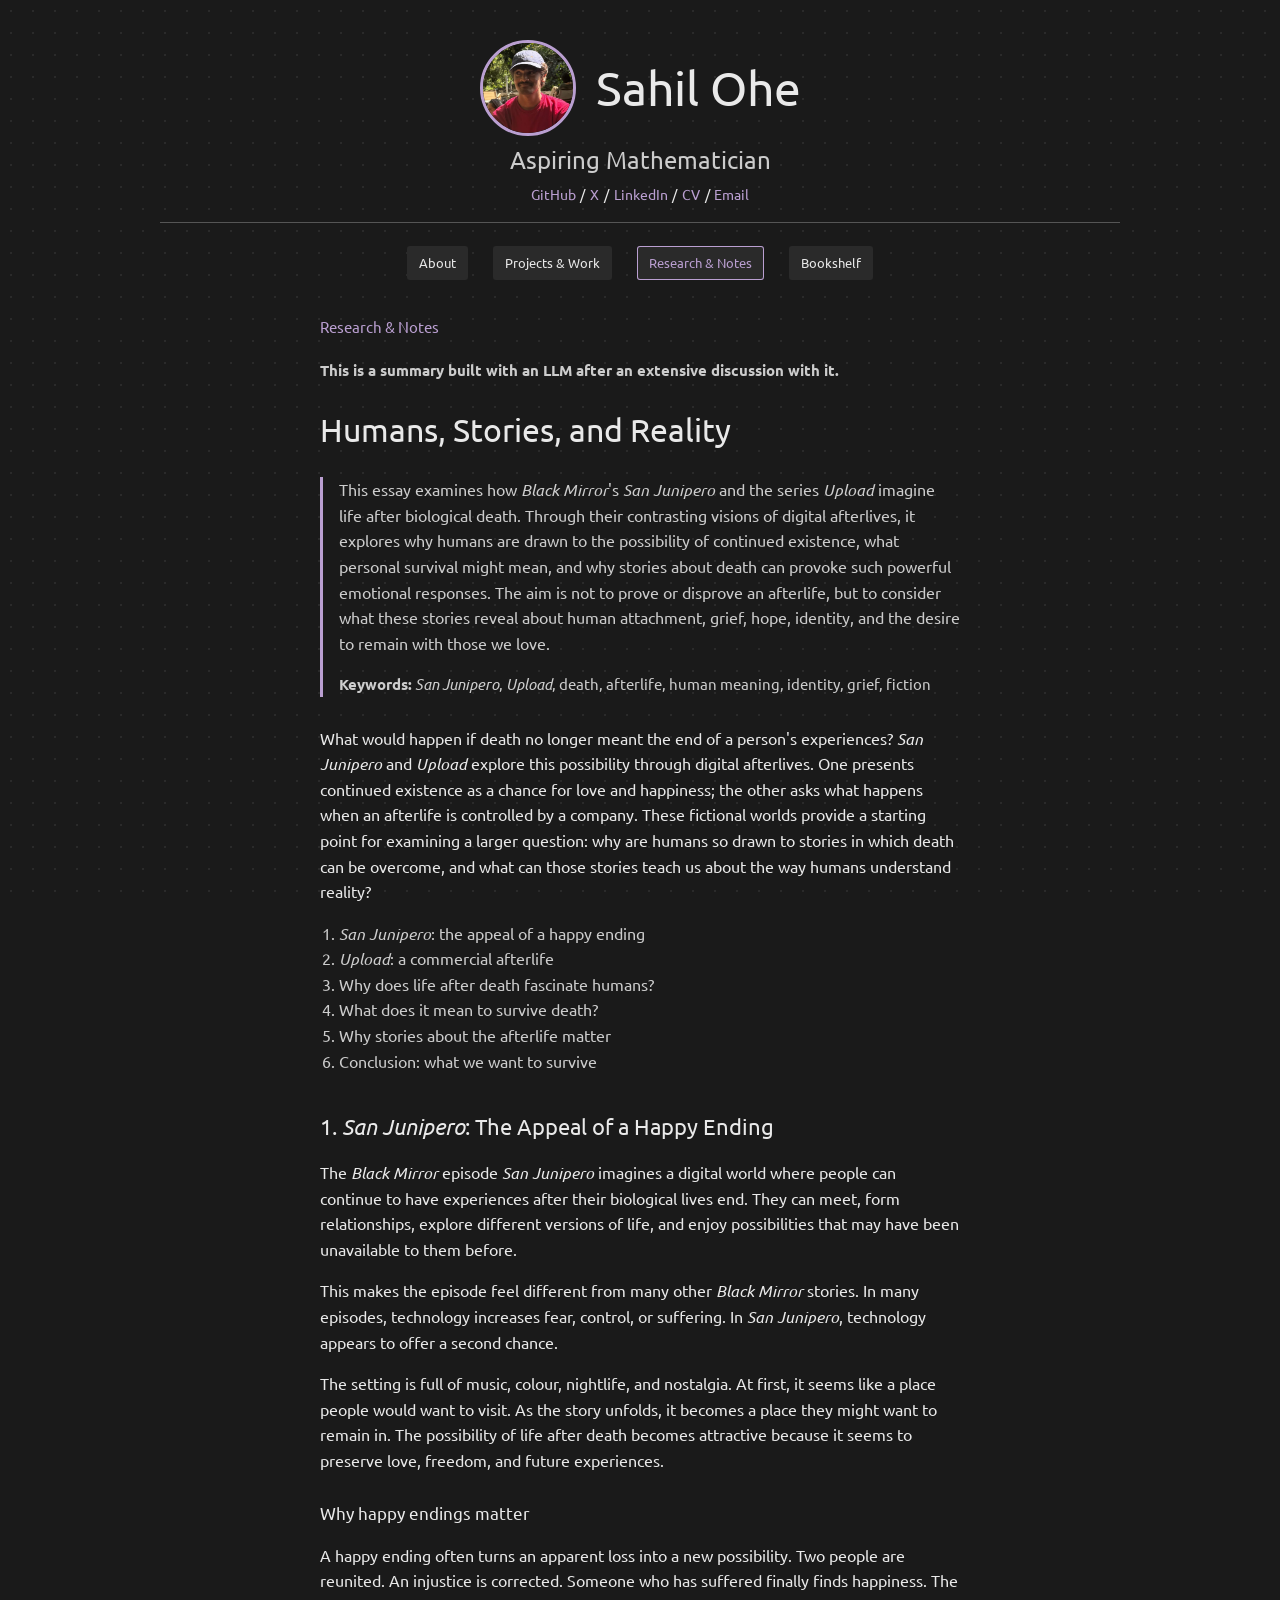
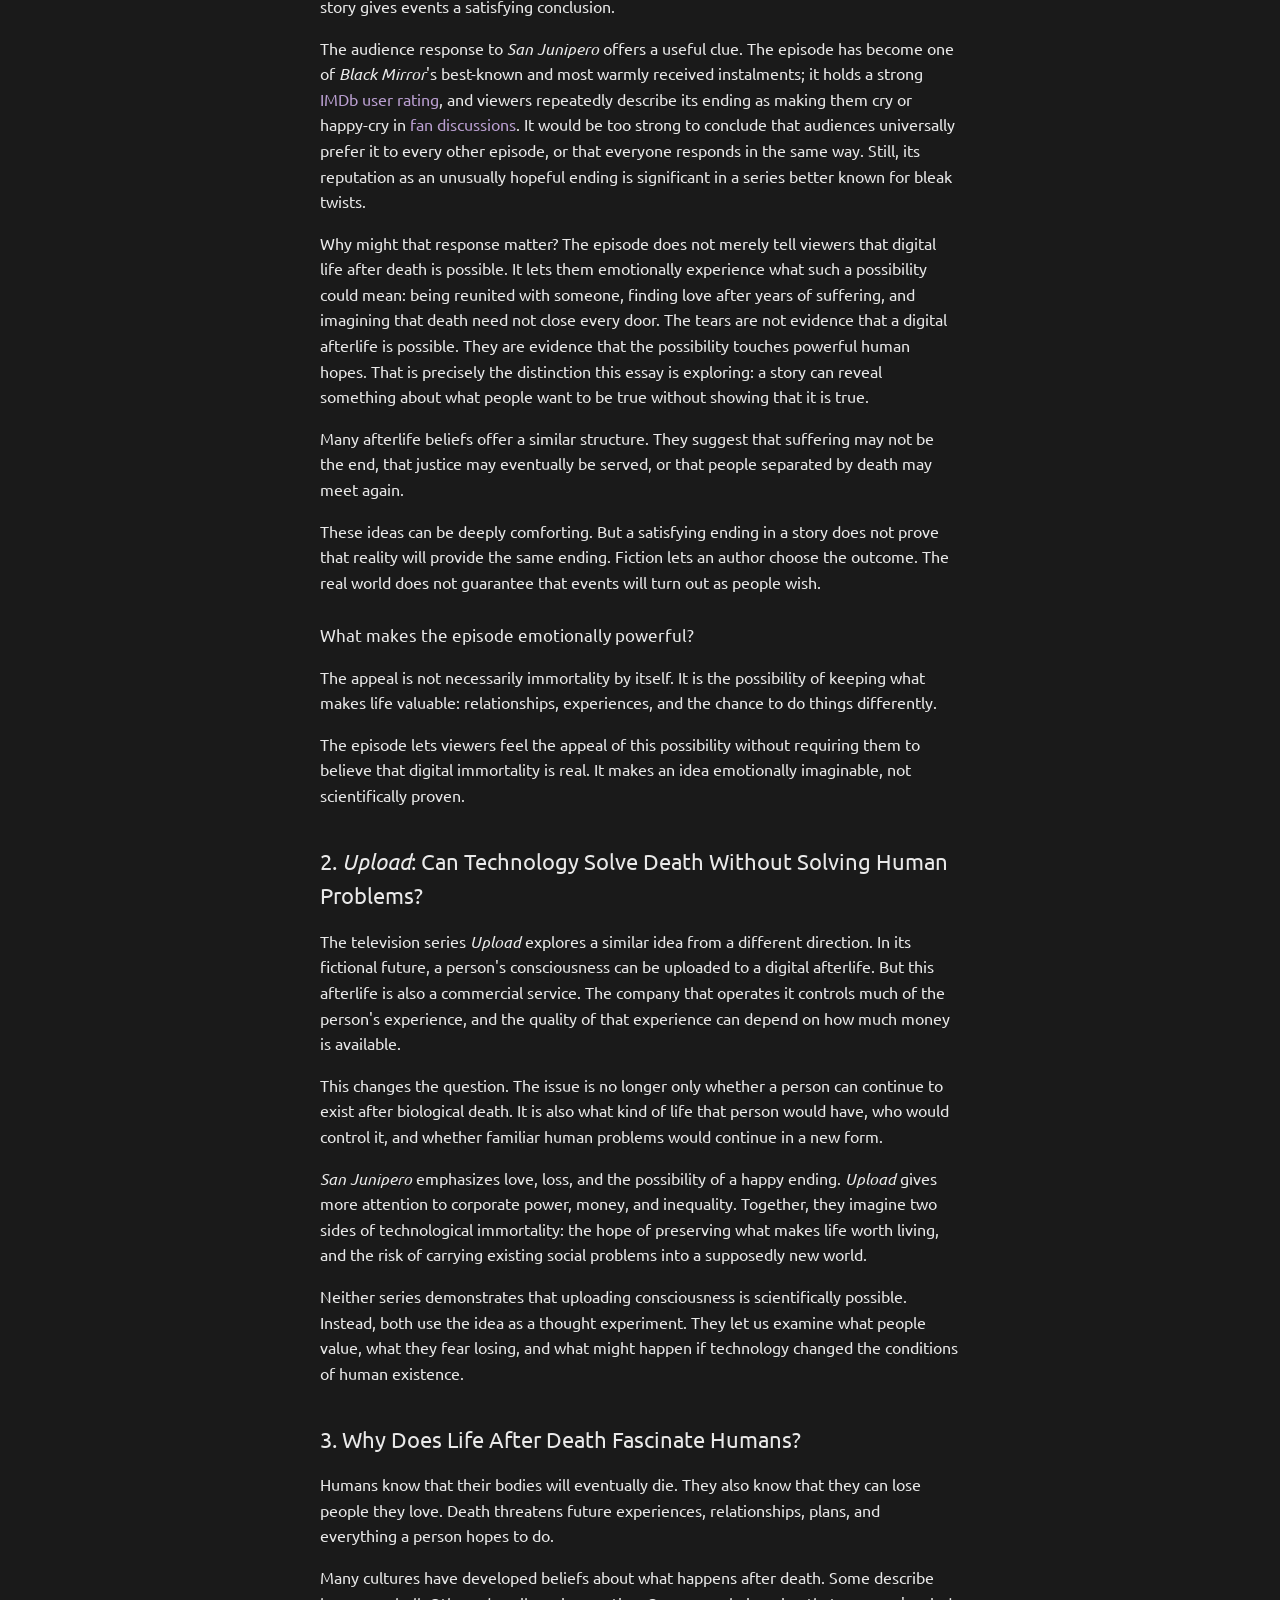
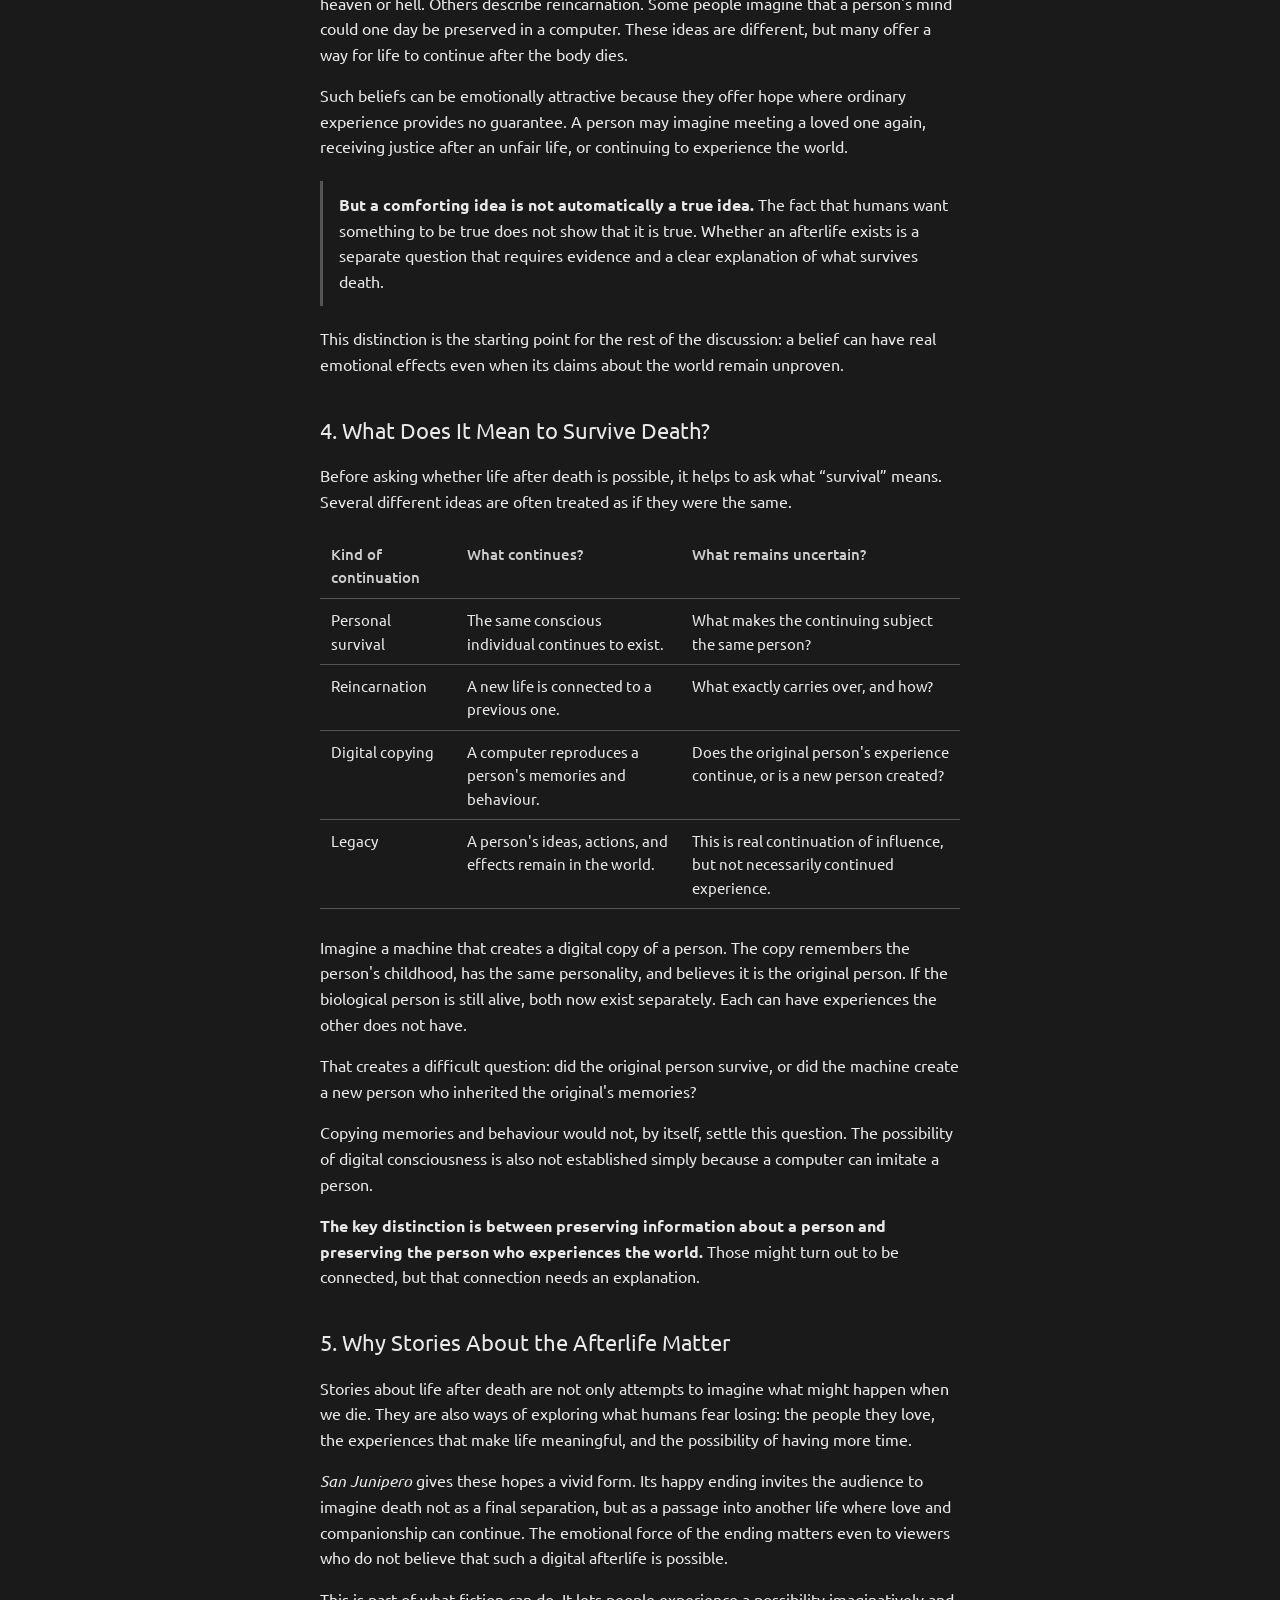
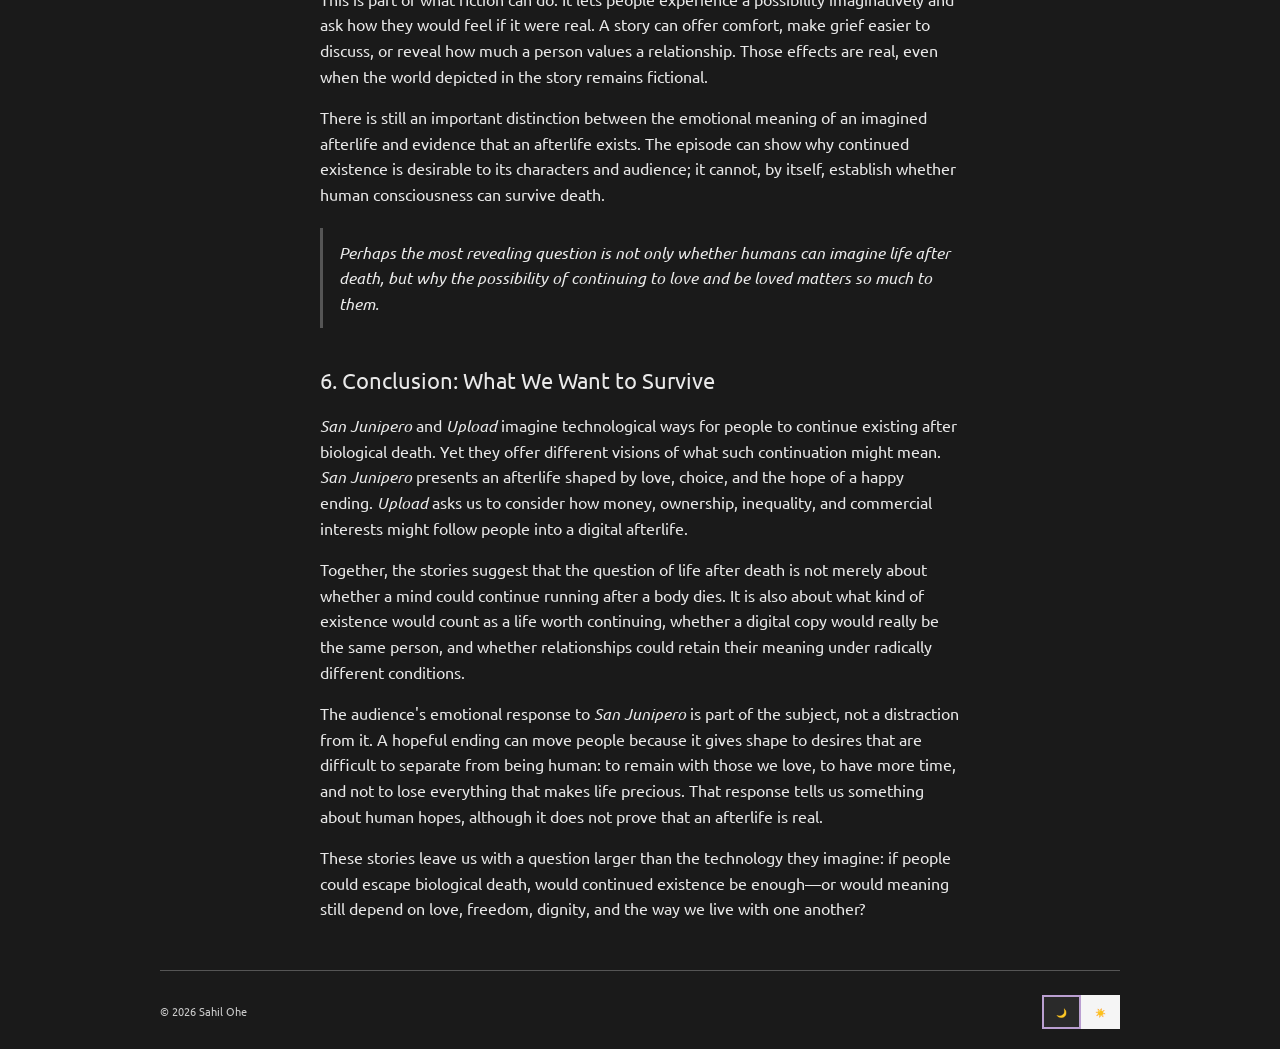
<file: essays/humans_stories_reality.html>
<!DOCTYPE html>
<html lang="en" data-theme="dark">
  <head>
    <meta charset="UTF-8" />
    <meta name="viewport" content="width=device-width, initial-scale=1.0" />
    <title>Humans, Stories, and Reality - Sahil Ohe</title>
    <meta name="description" content="A philosophical essay about humans, stories, life after death, San Junipero, and the difference between a comforting idea and a true one." />
    <meta name="author" content="Sahil Ohe" />
    <link rel="icon" href="../assets/favicon.svg" type="image/svg+xml" />
    <link rel="preconnect" href="https://fonts.googleapis.com" />
    <link rel="preconnect" href="https://fonts.gstatic.com" crossorigin />
    <link href="https://fonts.googleapis.com/css2?family=Ubuntu:ital,wght@0,300;0,400;0,500;0,700;1,400&display=swap" rel="stylesheet" />
    <link rel="stylesheet" href="../css/style.css" />
    <script>
      try {
        document.documentElement.setAttribute("data-theme", localStorage.getItem("theme") || "dark");
      } catch (e) {
        document.documentElement.setAttribute("data-theme", "dark");
      }
    </script>
  </head>
  <body>
    <div class="container">
      <header>
        <div class="header-top">
          <img class="header-photo" src="../assets/profile.jpg" alt="Sahil Ohe" width="96" height="96" />
          <h1>Sahil Ohe</h1>
        </div>
        <p class="subtitle">Aspiring Mathematician</p>
        <div class="header-links">
          <a href="https://github.com/sahilohe" target="_blank" rel="noopener">GitHub</a> /
          <a href="https://x.com/sahil_ohe" target="_blank" rel="noopener">X</a> /
          <a href="https://www.linkedin.com/in/sahil-ohe-5840b22a7/" target="_blank" rel="noopener">LinkedIn</a> /
          <a href="../assets/Sahil_Ohe_CV.pdf" target="_blank" rel="noopener">CV</a> /
          <a href="mailto:sahilohe97@gmail.com">Email</a>
        </div>
        <hr class="header-separator" />
        <nav>
          <a href="../index.html">About</a>
          <a href="../projects.html">Projects &amp; Work</a>
          <a href="../research.html" class="active">Research &amp; Notes</a>
          <a href="../library.html">Bookshelf</a>
        </nav>
      </header>

      <main class="essay">
        <p class="essay-back"><a href="../research.html">Research &amp; Notes</a></p>
        <p class="essay-origin">This is a summary built with an LLM after an extensive discussion with it.</p>
        <h1>Humans, Stories, and Reality</h1>

        <section class="abstract">
          <p>This essay examines how <em>Black Mirror</em>'s <em>San Junipero</em> and the series <em>Upload</em> imagine life after biological death. Through their contrasting visions of digital afterlives, it explores why humans are drawn to the possibility of continued existence, what personal survival might mean, and why stories about death can provoke such powerful emotional responses. The aim is not to prove or disprove an afterlife, but to consider what these stories reveal about human attachment, grief, hope, identity, and the desire to remain with those we love.</p>
          <p class="keywords"><strong>Keywords:</strong> <em>San Junipero</em>, <em>Upload</em>, death, afterlife, human meaning, identity, grief, fiction</p>
        </section>

        <p>
          What would happen if death no longer meant the end of a person's experiences? <em>San Junipero</em> and <em>Upload</em> explore this possibility through digital afterlives. One presents continued existence as a chance for love and happiness; the other asks what happens when an afterlife is controlled by a company. These fictional worlds provide a starting point for examining a larger question: why are humans so drawn to stories in which death can be overcome, and what can those stories teach us about the way humans understand reality?
        </p>

        <ol class="essay-toc">
          <li><a href="#san-junipero"><em>San Junipero</em>: the appeal of a happy ending</a></li>
          <li><a href="#upload"><em>Upload</em>: a commercial afterlife</a></li>
          <li><a href="#death">Why does life after death fascinate humans?</a></li>
          <li><a href="#identity">What does it mean to survive death?</a></li>
          <li><a href="#stories">Why stories about the afterlife matter</a></li>
          <li><a href="#conclusion">Conclusion: what we want to survive</a></li>
        </ol>

        <section id="san-junipero">
          <h2>1. <em>San Junipero</em>: The Appeal of a Happy Ending</h2>
          <p>The <em>Black Mirror</em> episode <em>San Junipero</em> imagines a digital world where people can continue to have experiences after their biological lives end. They can meet, form relationships, explore different versions of life, and enjoy possibilities that may have been unavailable to them before.</p>
          <p>This makes the episode feel different from many other <em>Black Mirror</em> stories. In many episodes, technology increases fear, control, or suffering. In <em>San Junipero</em>, technology appears to offer a second chance.</p>
          <p>The setting is full of music, colour, nightlife, and nostalgia. At first, it seems like a place people would want to visit. As the story unfolds, it becomes a place they might want to remain in. The possibility of life after death becomes attractive because it seems to preserve love, freedom, and future experiences.</p>

          <h3>Why happy endings matter</h3>
          <p>A happy ending often turns an apparent loss into a new possibility. Two people are reunited. An injustice is corrected. Someone who has suffered finally finds happiness. The story gives events a satisfying conclusion.</p>
          <p>The audience response to <em>San Junipero</em> offers a useful clue. The episode has become one of <em>Black Mirror</em>'s best-known and most warmly received instalments; it holds a strong <a href="https://www.imdb.com/title/tt4538072/ratings/" target="_blank" rel="noopener">IMDb user rating</a>, and viewers repeatedly describe its ending as making them cry or happy-cry in <a href="https://www.reddit.com/r/blackmirror/comments/1hsqxrb/" target="_blank" rel="noopener">fan discussions</a>. It would be too strong to conclude that audiences universally prefer it to every other episode, or that everyone responds in the same way. Still, its reputation as an unusually hopeful ending is significant in a series better known for bleak twists.</p>
          <p>Why might that response matter? The episode does not merely tell viewers that digital life after death is possible. It lets them emotionally experience what such a possibility could mean: being reunited with someone, finding love after years of suffering, and imagining that death need not close every door. The tears are not evidence that a digital afterlife is possible. They are evidence that the possibility touches powerful human hopes. That is precisely the distinction this essay is exploring: a story can reveal something about what people want to be true without showing that it is true.</p>
          <p>Many afterlife beliefs offer a similar structure. They suggest that suffering may not be the end, that justice may eventually be served, or that people separated by death may meet again.</p>
          <p>These ideas can be deeply comforting. But a satisfying ending in a story does not prove that reality will provide the same ending. Fiction lets an author choose the outcome. The real world does not guarantee that events will turn out as people wish.</p>

          <h3>What makes the episode emotionally powerful?</h3>
          <p>The appeal is not necessarily immortality by itself. It is the possibility of keeping what makes life valuable: relationships, experiences, and the chance to do things differently.</p>
          <p>The episode lets viewers feel the appeal of this possibility without requiring them to believe that digital immortality is real. It makes an idea emotionally imaginable, not scientifically proven.</p>
        </section>

        <section id="upload">
          <h2>2. <em>Upload</em>: Can Technology Solve Death Without Solving Human Problems?</h2>
          <p>The television series <em>Upload</em> explores a similar idea from a different direction. In its fictional future, a person's consciousness can be uploaded to a digital afterlife. But this afterlife is also a commercial service. The company that operates it controls much of the person's experience, and the quality of that experience can depend on how much money is available.</p>
          <p>This changes the question. The issue is no longer only whether a person can continue to exist after biological death. It is also what kind of life that person would have, who would control it, and whether familiar human problems would continue in a new form.</p>
          <p><em>San Junipero</em> emphasizes love, loss, and the possibility of a happy ending. <em>Upload</em> gives more attention to corporate power, money, and inequality. Together, they imagine two sides of technological immortality: the hope of preserving what makes life worth living, and the risk of carrying existing social problems into a supposedly new world.</p>
          <p>Neither series demonstrates that uploading consciousness is scientifically possible. Instead, both use the idea as a thought experiment. They let us examine what people value, what they fear losing, and what might happen if technology changed the conditions of human existence.</p>
        </section>

        <section id="death">
          <h2>3. Why Does Life After Death Fascinate Humans?</h2>
          <p>Humans know that their bodies will eventually die. They also know that they can lose people they love. Death threatens future experiences, relationships, plans, and everything a person hopes to do.</p>
          <p>Many cultures have developed beliefs about what happens after death. Some describe heaven or hell. Others describe reincarnation. Some people imagine that a person's mind could one day be preserved in a computer. These ideas are different, but many offer a way for life to continue after the body dies.</p>
          <p>Such beliefs can be emotionally attractive because they offer hope where ordinary experience provides no guarantee. A person may imagine meeting a loved one again, receiving justice after an unfair life, or continuing to experience the world.</p>
          <p class="callout"><strong>But a comforting idea is not automatically a true idea.</strong> The fact that humans want something to be true does not show that it is true. Whether an afterlife exists is a separate question that requires evidence and a clear explanation of what survives death.</p>
          <p>This distinction is the starting point for the rest of the discussion: a belief can have real emotional effects even when its claims about the world remain unproven.</p>
        </section>

        <section id="identity">
          <h2>4. What Does It Mean to Survive Death?</h2>
          <p>Before asking whether life after death is possible, it helps to ask what “survival” means. Several different ideas are often treated as if they were the same.</p>
          <div class="table-wrap">
            <table>
              <thead>
                <tr><th>Kind of continuation</th><th>What continues?</th><th>What remains uncertain?</th></tr>
              </thead>
              <tbody>
                <tr><td>Personal survival</td><td>The same conscious individual continues to exist.</td><td>What makes the continuing subject the same person?</td></tr>
                <tr><td>Reincarnation</td><td>A new life is connected to a previous one.</td><td>What exactly carries over, and how?</td></tr>
                <tr><td>Digital copying</td><td>A computer reproduces a person's memories and behaviour.</td><td>Does the original person's experience continue, or is a new person created?</td></tr>
                <tr><td>Legacy</td><td>A person's ideas, actions, and effects remain in the world.</td><td>This is real continuation of influence, but not necessarily continued experience.</td></tr>
              </tbody>
            </table>
          </div>
          <p>Imagine a machine that creates a digital copy of a person. The copy remembers the person's childhood, has the same personality, and believes it is the original person. If the biological person is still alive, both now exist separately. Each can have experiences the other does not have.</p>
          <p>That creates a difficult question: did the original person survive, or did the machine create a new person who inherited the original's memories?</p>
          <p>Copying memories and behaviour would not, by itself, settle this question. The possibility of digital consciousness is also not established simply because a computer can imitate a person.</p>
          <p><strong>The key distinction is between preserving information about a person and preserving the person who experiences the world.</strong> Those might turn out to be connected, but that connection needs an explanation.</p>
        </section>

        <section id="stories">
          <h2>5. Why Stories About the Afterlife Matter</h2>
          <p>Stories about life after death are not only attempts to imagine what might happen when we die. They are also ways of exploring what humans fear losing: the people they love, the experiences that make life meaningful, and the possibility of having more time.</p>
          <p><em>San Junipero</em> gives these hopes a vivid form. Its happy ending invites the audience to imagine death not as a final separation, but as a passage into another life where love and companionship can continue. The emotional force of the ending matters even to viewers who do not believe that such a digital afterlife is possible.</p>
          <p>This is part of what fiction can do. It lets people experience a possibility imaginatively and ask how they would feel if it were real. A story can offer comfort, make grief easier to discuss, or reveal how much a person values a relationship. Those effects are real, even when the world depicted in the story remains fictional.</p>
          <p>There is still an important distinction between the emotional meaning of an imagined afterlife and evidence that an afterlife exists. The episode can show why continued existence is desirable to its characters and audience; it cannot, by itself, establish whether human consciousness can survive death.</p>
          <blockquote>Perhaps the most revealing question is not only whether humans can imagine life after death, but why the possibility of continuing to love and be loved matters so much to them.</blockquote>
        </section>

        <section id="conclusion">
          <h2>6. Conclusion: What We Want to Survive</h2>
          <p><em>San Junipero</em> and <em>Upload</em> imagine technological ways for people to continue existing after biological death. Yet they offer different visions of what such continuation might mean. <em>San Junipero</em> presents an afterlife shaped by love, choice, and the hope of a happy ending. <em>Upload</em> asks us to consider how money, ownership, inequality, and commercial interests might follow people into a digital afterlife.</p>
          <p>Together, the stories suggest that the question of life after death is not merely about whether a mind could continue running after a body dies. It is also about what kind of existence would count as a life worth continuing, whether a digital copy would really be the same person, and whether relationships could retain their meaning under radically different conditions.</p>
          <p>The audience's emotional response to <em>San Junipero</em> is part of the subject, not a distraction from it. A hopeful ending can move people because it gives shape to desires that are difficult to separate from being human: to remain with those we love, to have more time, and not to lose everything that makes life precious. That response tells us something about human hopes, although it does not prove that an afterlife is real.</p>
          <p>These stories leave us with a question larger than the technology they imagine: if people could escape biological death, would continued existence be enough—or would meaning still depend on love, freedom, dignity, and the way we live with one another?</p>
        </section>
      </main>

      <footer>
        <div class="footer-content">
          <div class="copyright">&copy; <span id="year"></span> Sahil Ohe</div>
          <div class="theme-toggle-container">
            <div id="theme-toggle" class="theme-toggle" aria-label="Toggle theme" role="button" tabindex="0">
              <div class="theme-option dark" data-theme="dark">🌙</div>
              <div class="theme-option light" data-theme="light">☀️</div>
            </div>
          </div>
        </div>
      </footer>
    </div>

    <script src="../js/data.js"></script>
    <script src="../js/main.js"></script>
    <script src="../js/theme.js"></script>
  </body>
</html>
</file>
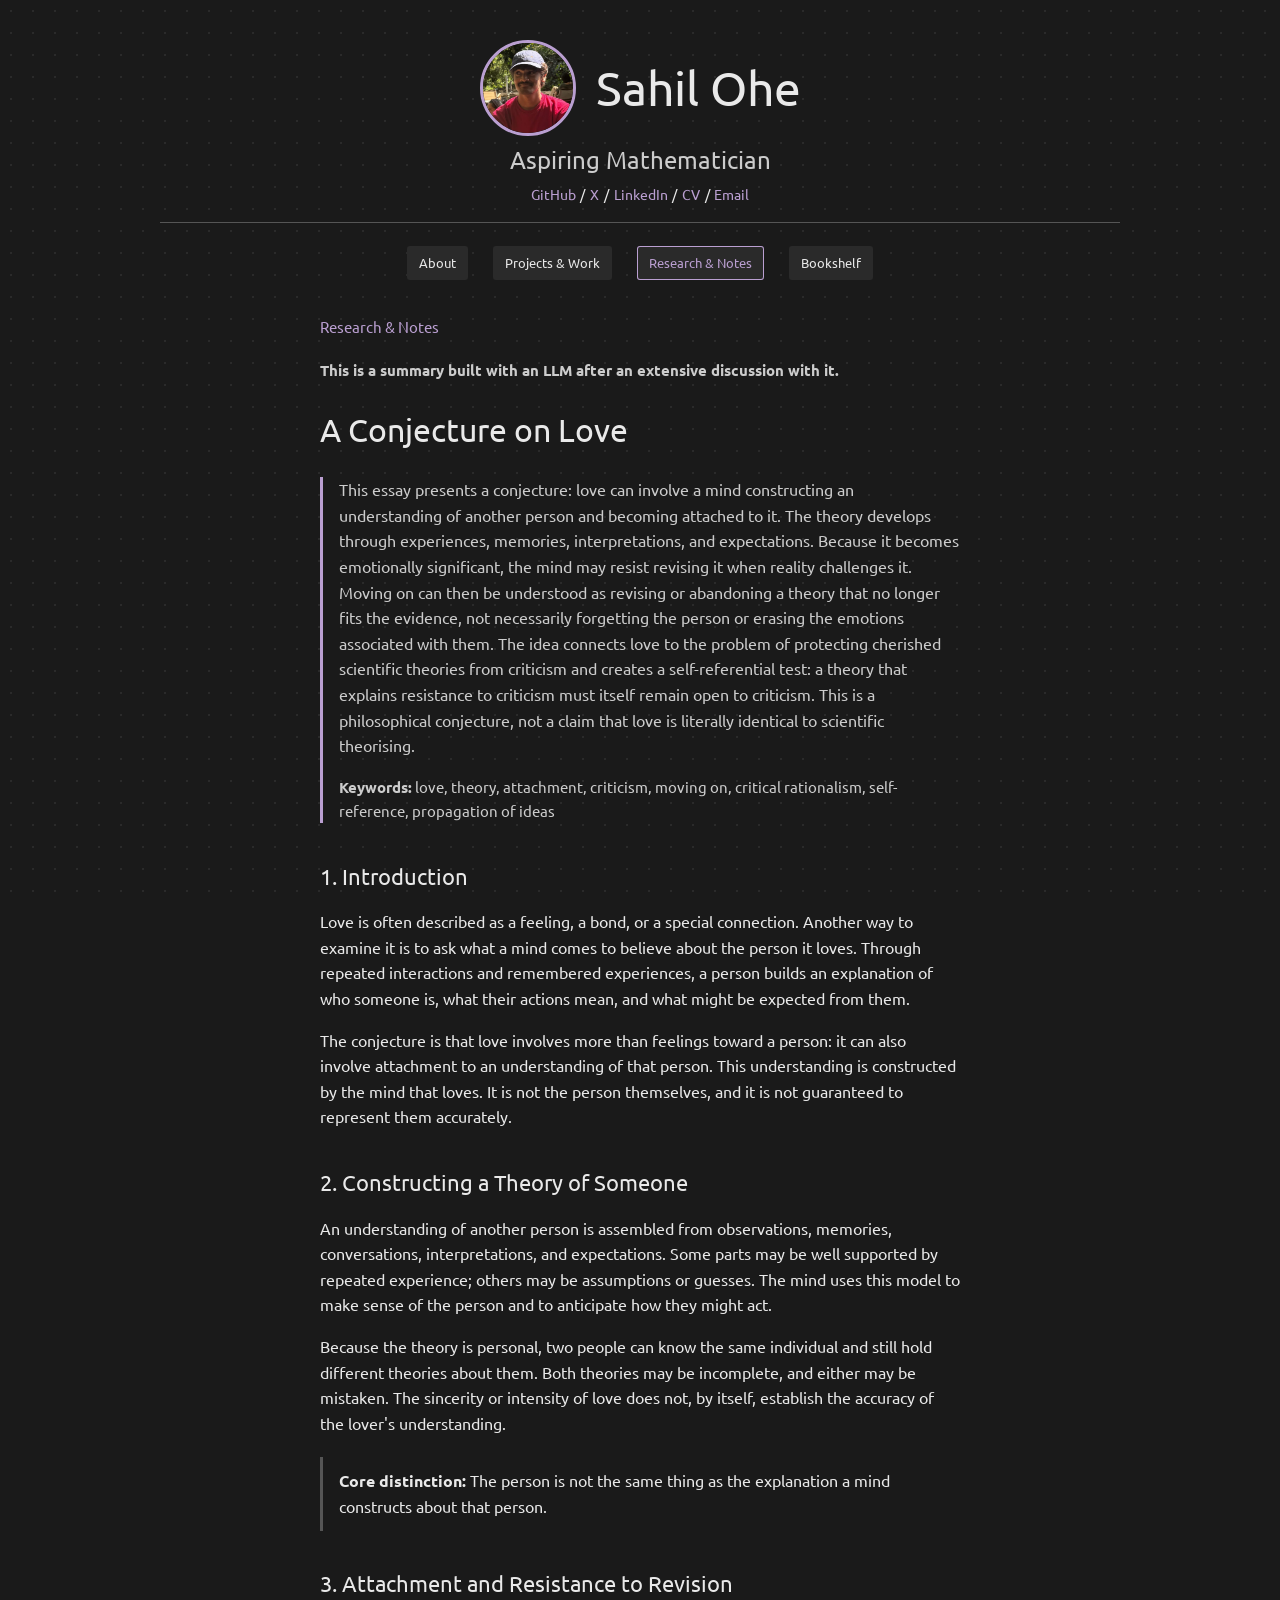
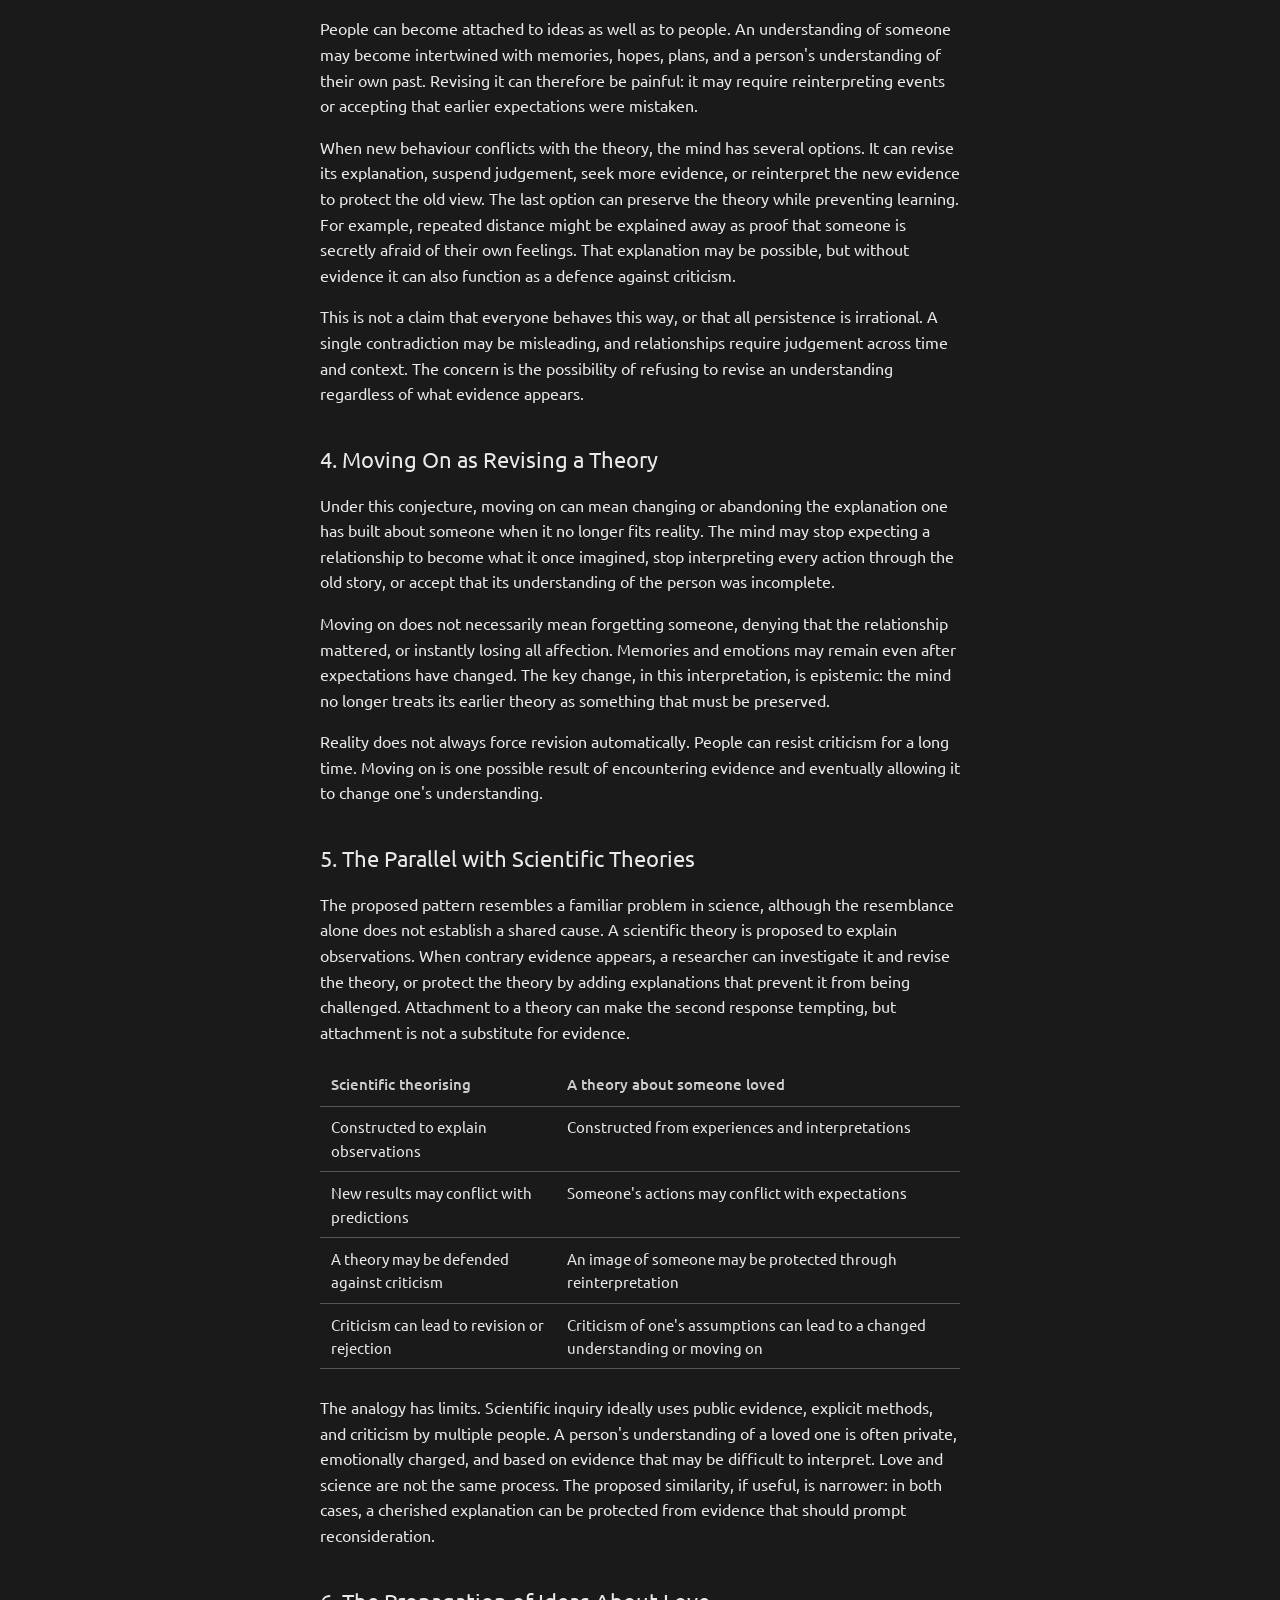
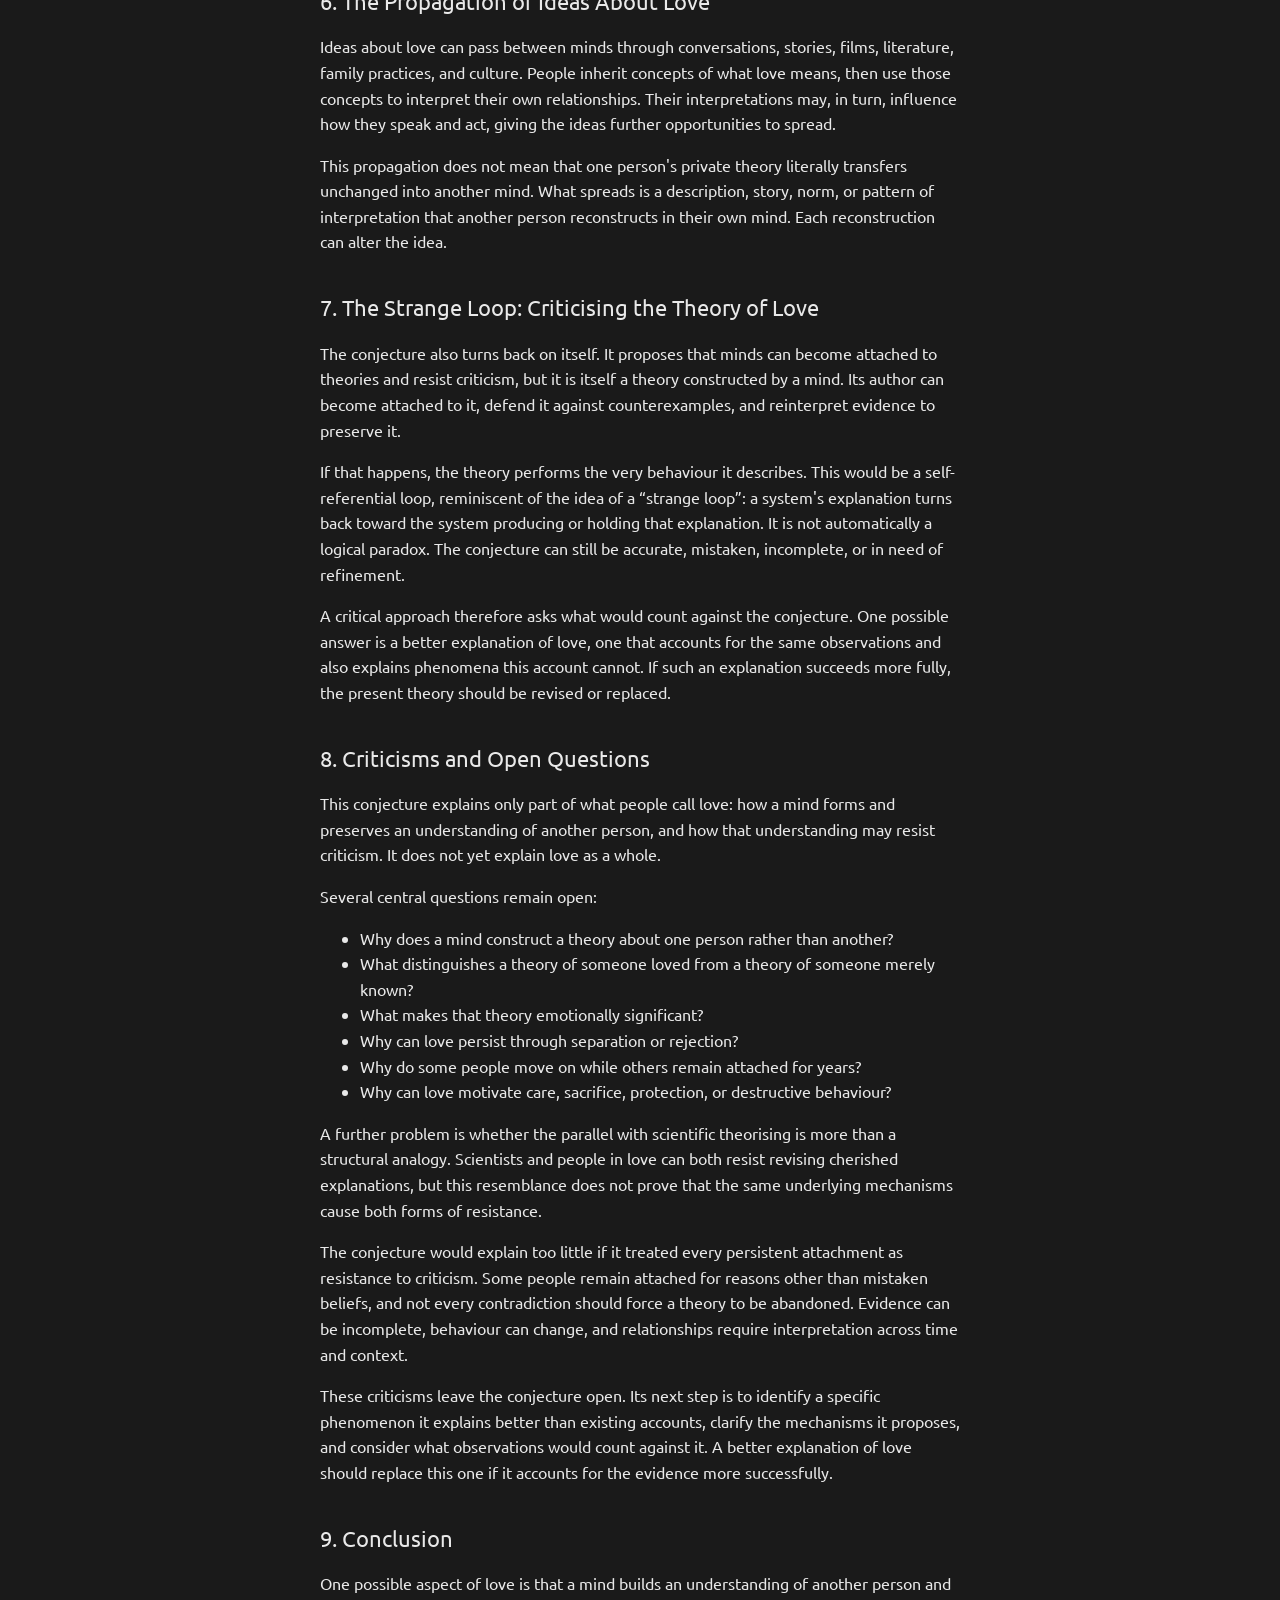
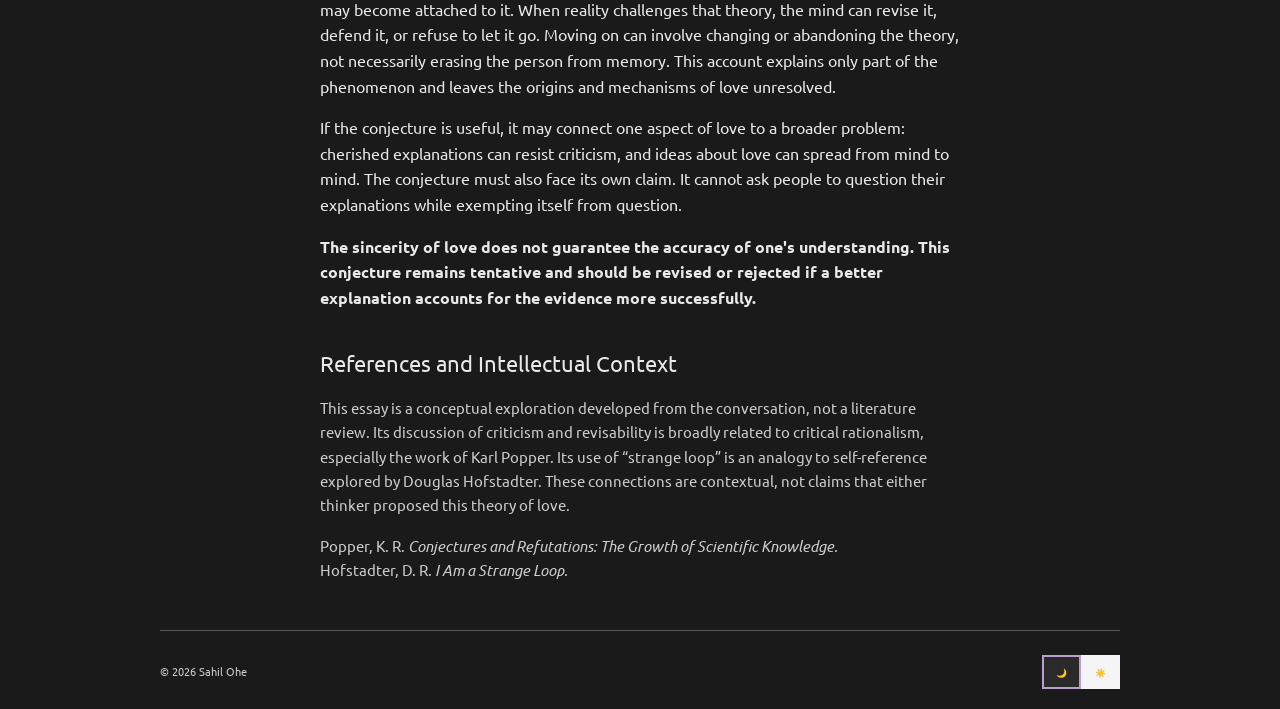
<file: essays/love_as_a_theory_arxiv_style.html>
<!DOCTYPE html>
<html lang="en" data-theme="dark">
  <head>
    <meta charset="UTF-8" />
    <meta name="viewport" content="width=device-width, initial-scale=1.0" />
    <title>A Conjecture on Love - Sahil Ohe</title>
    <meta name="description" content="A conjecture that love can involve attachment to a theory of someone, and that moving on is revising that theory." />
    <meta name="author" content="Sahil Ohe" />
    <link rel="icon" href="../assets/favicon.svg" type="image/svg+xml" />
    <link rel="preconnect" href="https://fonts.googleapis.com" />
    <link rel="preconnect" href="https://fonts.gstatic.com" crossorigin />
    <link href="https://fonts.googleapis.com/css2?family=Ubuntu:ital,wght@0,300;0,400;0,500;0,700;1,400&display=swap" rel="stylesheet" />
    <link rel="stylesheet" href="../css/style.css" />
    <script>
      try {
        document.documentElement.setAttribute("data-theme", localStorage.getItem("theme") || "dark");
      } catch (e) {
        document.documentElement.setAttribute("data-theme", "dark");
      }
    </script>
  </head>
  <body>
    <div class="container">
      <header>
        <div class="header-top">
          <img class="header-photo" src="../assets/profile.jpg" alt="Sahil Ohe" width="96" height="96" />
          <h1>Sahil Ohe</h1>
        </div>
        <p class="subtitle">Aspiring Mathematician</p>
        <div class="header-links">
          <a href="https://github.com/sahilohe" target="_blank" rel="noopener">GitHub</a> /
          <a href="https://x.com/sahil_ohe" target="_blank" rel="noopener">X</a> /
          <a href="https://www.linkedin.com/in/sahil-ohe-5840b22a7/" target="_blank" rel="noopener">LinkedIn</a> /
          <a href="../assets/Sahil_Ohe_CV.pdf" target="_blank" rel="noopener">CV</a> /
          <a href="mailto:sahilohe97@gmail.com">Email</a>
        </div>
        <hr class="header-separator" />
        <nav>
          <a href="../index.html">About</a>
          <a href="../projects.html">Projects &amp; Work</a>
          <a href="../research.html" class="active">Research &amp; Notes</a>
          <a href="../library.html">Bookshelf</a>
        </nav>
      </header>

      <main class="essay">
        <p class="essay-back"><a href="../research.html">Research &amp; Notes</a></p>
        <p class="essay-origin">This is a summary built with an LLM after an extensive discussion with it.</p>
        <h1>A Conjecture on Love</h1>

        <section class="abstract">
          <p>
            This essay presents a conjecture: love can involve a mind constructing an understanding of another person and becoming attached to it. The theory develops through experiences, memories, interpretations, and expectations. Because it becomes emotionally significant, the mind may resist revising it when reality challenges it. Moving on can then be understood as revising or abandoning a theory that no longer fits the evidence, not necessarily forgetting the person or erasing the emotions associated with them. The idea connects love to the problem of protecting cherished scientific theories from criticism and creates a self-referential test: a theory that explains resistance to criticism must itself remain open to criticism. This is a philosophical conjecture, not a claim that love is literally identical to scientific theorising.
          </p>
          <p class="keywords"><strong>Keywords:</strong> love, theory, attachment, criticism, moving on, critical rationalism, self-reference, propagation of ideas</p>
        </section>

        <h2>1. Introduction</h2>
        <p>
          Love is often described as a feeling, a bond, or a special connection. Another way to examine it is to ask what a mind comes to believe about the person it loves. Through repeated interactions and remembered experiences, a person builds an explanation of who someone is, what their actions mean, and what might be expected from them.
        </p>
        <p>
          The conjecture is that love involves more than feelings toward a person: it can also involve attachment to an understanding of that person. This understanding is constructed by the mind that loves. It is not the person themselves, and it is not guaranteed to represent them accurately.
        </p>

        <h2>2. Constructing a Theory of Someone</h2>
        <p>
          An understanding of another person is assembled from observations, memories, conversations, interpretations, and expectations. Some parts may be well supported by repeated experience; others may be assumptions or guesses. The mind uses this model to make sense of the person and to anticipate how they might act.
        </p>
        <p>
          Because the theory is personal, two people can know the same individual and still hold different theories about them. Both theories may be incomplete, and either may be mistaken. The sincerity or intensity of love does not, by itself, establish the accuracy of the lover's understanding.
        </p>
        <p class="callout"><strong>Core distinction:</strong> The person is not the same thing as the explanation a mind constructs about that person.</p>

        <h2>3. Attachment and Resistance to Revision</h2>
        <p>
          People can become attached to ideas as well as to people. An understanding of someone may become intertwined with memories, hopes, plans, and a person's understanding of their own past. Revising it can therefore be painful: it may require reinterpreting events or accepting that earlier expectations were mistaken.
        </p>
        <p>
          When new behaviour conflicts with the theory, the mind has several options. It can revise its explanation, suspend judgement, seek more evidence, or reinterpret the new evidence to protect the old view. The last option can preserve the theory while preventing learning. For example, repeated distance might be explained away as proof that someone is secretly afraid of their own feelings. That explanation may be possible, but without evidence it can also function as a defence against criticism.
        </p>
        <p>
          This is not a claim that everyone behaves this way, or that all persistence is irrational. A single contradiction may be misleading, and relationships require judgement across time and context. The concern is the possibility of refusing to revise an understanding regardless of what evidence appears.
        </p>

        <h2>4. Moving On as Revising a Theory</h2>
        <p>
          Under this conjecture, moving on can mean changing or abandoning the explanation one has built about someone when it no longer fits reality. The mind may stop expecting a relationship to become what it once imagined, stop interpreting every action through the old story, or accept that its understanding of the person was incomplete.
        </p>
        <p>
          Moving on does not necessarily mean forgetting someone, denying that the relationship mattered, or instantly losing all affection. Memories and emotions may remain even after expectations have changed. The key change, in this interpretation, is epistemic: the mind no longer treats its earlier theory as something that must be preserved.
        </p>
        <p>
          Reality does not always force revision automatically. People can resist criticism for a long time. Moving on is one possible result of encountering evidence and eventually allowing it to change one's understanding.
        </p>

        <h2>5. The Parallel with Scientific Theories</h2>
        <p>
          The proposed pattern resembles a familiar problem in science, although the resemblance alone does not establish a shared cause. A scientific theory is proposed to explain observations. When contrary evidence appears, a researcher can investigate it and revise the theory, or protect the theory by adding explanations that prevent it from being challenged. Attachment to a theory can make the second response tempting, but attachment is not a substitute for evidence.
        </p>
        <div class="table-wrap">
          <table>
            <thead>
              <tr><th>Scientific theorising</th><th>A theory about someone loved</th></tr>
            </thead>
            <tbody>
              <tr><td>Constructed to explain observations</td><td>Constructed from experiences and interpretations</td></tr>
              <tr><td>New results may conflict with predictions</td><td>Someone's actions may conflict with expectations</td></tr>
              <tr><td>A theory may be defended against criticism</td><td>An image of someone may be protected through reinterpretation</td></tr>
              <tr><td>Criticism can lead to revision or rejection</td><td>Criticism of one's assumptions can lead to a changed understanding or moving on</td></tr>
            </tbody>
          </table>
        </div>
        <p>
          The analogy has limits. Scientific inquiry ideally uses public evidence, explicit methods, and criticism by multiple people. A person's understanding of a loved one is often private, emotionally charged, and based on evidence that may be difficult to interpret. Love and science are not the same process. The proposed similarity, if useful, is narrower: in both cases, a cherished explanation can be protected from evidence that should prompt reconsideration.
        </p>

        <h2>6. The Propagation of Ideas About Love</h2>
        <p>
          Ideas about love can pass between minds through conversations, stories, films, literature, family practices, and culture. People inherit concepts of what love means, then use those concepts to interpret their own relationships. Their interpretations may, in turn, influence how they speak and act, giving the ideas further opportunities to spread.
        </p>
        <p>
          This propagation does not mean that one person's private theory literally transfers unchanged into another mind. What spreads is a description, story, norm, or pattern of interpretation that another person reconstructs in their own mind. Each reconstruction can alter the idea.
        </p>

        <h2>7. The Strange Loop: Criticising the Theory of Love</h2>
        <p>
          The conjecture also turns back on itself. It proposes that minds can become attached to theories and resist criticism, but it is itself a theory constructed by a mind. Its author can become attached to it, defend it against counterexamples, and reinterpret evidence to preserve it.
        </p>
        <p>
          If that happens, the theory performs the very behaviour it describes. This would be a self-referential loop, reminiscent of the idea of a “strange loop”: a system's explanation turns back toward the system producing or holding that explanation. It is not automatically a logical paradox. The conjecture can still be accurate, mistaken, incomplete, or in need of refinement.
        </p>
        <p>
          A critical approach therefore asks what would count against the conjecture. One possible answer is a better explanation of love, one that accounts for the same observations and also explains phenomena this account cannot. If such an explanation succeeds more fully, the present theory should be revised or replaced.
        </p>

        <h2>8. Criticisms and Open Questions</h2>
        <p>
          This conjecture explains only part of what people call love: how a mind forms and preserves an understanding of another person, and how that understanding may resist criticism. It does not yet explain love as a whole.
        </p>
        <p>Several central questions remain open:</p>
        <ul>
          <li>Why does a mind construct a theory about one person rather than another?</li>
          <li>What distinguishes a theory of someone loved from a theory of someone merely known?</li>
          <li>What makes that theory emotionally significant?</li>
          <li>Why can love persist through separation or rejection?</li>
          <li>Why do some people move on while others remain attached for years?</li>
          <li>Why can love motivate care, sacrifice, protection, or destructive behaviour?</li>
        </ul>
        <p>
          A further problem is whether the parallel with scientific theorising is more than a structural analogy. Scientists and people in love can both resist revising cherished explanations, but this resemblance does not prove that the same underlying mechanisms cause both forms of resistance.
        </p>
        <p>
          The conjecture would explain too little if it treated every persistent attachment as resistance to criticism. Some people remain attached for reasons other than mistaken beliefs, and not every contradiction should force a theory to be abandoned. Evidence can be incomplete, behaviour can change, and relationships require interpretation across time and context.
        </p>
        <p>
          These criticisms leave the conjecture open. Its next step is to identify a specific phenomenon it explains better than existing accounts, clarify the mechanisms it proposes, and consider what observations would count against it. A better explanation of love should replace this one if it accounts for the evidence more successfully.
        </p>

        <h2>9. Conclusion</h2>
        <p>
          One possible aspect of love is that a mind builds an understanding of another person and may become attached to it. When reality challenges that theory, the mind can revise it, defend it, or refuse to let it go. Moving on can involve changing or abandoning the theory, not necessarily erasing the person from memory. This account explains only part of the phenomenon and leaves the origins and mechanisms of love unresolved.
        </p>
        <p>
          If the conjecture is useful, it may connect one aspect of love to a broader problem: cherished explanations can resist criticism, and ideas about love can spread from mind to mind. The conjecture must also face its own claim. It cannot ask people to question their explanations while exempting itself from question.
        </p>
        <p><strong>The sincerity of love does not guarantee the accuracy of one's understanding. This conjecture remains tentative and should be revised or rejected if a better explanation accounts for the evidence more successfully.</strong></p>

        <h2>References and Intellectual Context</h2>
        <p class="references">
          This essay is a conceptual exploration developed from the conversation, not a literature review. Its discussion of criticism and revisability is broadly related to critical rationalism, especially the work of Karl Popper. Its use of “strange loop” is an analogy to self-reference explored by Douglas Hofstadter. These connections are contextual, not claims that either thinker proposed this theory of love.
        </p>
        <p class="references">
          Popper, K. R. <em>Conjectures and Refutations: The Growth of Scientific Knowledge.</em><br>
          Hofstadter, D. R. <em>I Am a Strange Loop.</em>
        </p>
      </main>

      <footer>
        <div class="footer-content">
          <div class="copyright">&copy; <span id="year"></span> Sahil Ohe</div>
          <div class="theme-toggle-container">
            <div id="theme-toggle" class="theme-toggle" aria-label="Toggle theme" role="button" tabindex="0">
              <div class="theme-option dark" data-theme="dark">🌙</div>
              <div class="theme-option light" data-theme="light">☀️</div>
            </div>
          </div>
        </div>
      </footer>
    </div>

    <script src="../js/data.js"></script>
    <script src="../js/main.js"></script>
    <script src="../js/theme.js"></script>
  </body>
</html>
</file>
<file: css/style.css>
:root {
  --bg-primary: #1a1a1a;
  --bg-secondary: #2a2a2a;
  --text-primary: #e9e9e9;
  --text-secondary: #cccccc;
  --accent-primary: #ba9fd1;
  --border-color: #555;
  --dot-color: rgba(233, 233, 233, 0.08);
  --highlight: rgba(120, 220, 140, 0.28);
}

[data-theme="light"] {
  --bg-primary: #f5f5f5;
  --bg-secondary: #dddddd;
  --text-primary: #1c1c1c;
  --text-secondary: #666666;
  --accent-primary: #5a67d8;
  --border-color: #d1d5db;
  --dot-color: rgba(29, 29, 31, 0.1);
  --highlight: rgba(120, 220, 140, 0.5);
}

* {
  box-sizing: border-box;
}

html {
  -webkit-text-size-adjust: 100%;
}

body {
  font-family: "Ubuntu", "Segoe UI", Tahoma, Geneva, Verdana, sans-serif;
  background-color: var(--bg-primary);
  background-image: radial-gradient(var(--dot-color) 1px, transparent 1.15px);
  background-size: 22px 22px;
  background-attachment: fixed;
  color: var(--text-primary);
  line-height: 1.6;
  margin: 0;
  padding: 0;
  font-size: 1em;
  transition: background-color 0.25s ease, color 0.25s ease;
}

.container {
  max-width: 1000px;
  margin: 0 auto;
  padding: 40px 20px 20px 20px;
}

h1,
h2,
h3 {
  margin-bottom: 1rem;
  font-weight: normal;
}

h2 {
  margin-top: 2rem;
}

p {
  margin-bottom: 1rem;
}

a {
  color: var(--accent-primary);
  text-decoration: none;
  transition: color 0.2s ease;
}

a:hover {
  color: var(--text-secondary);
}

strong {
  font-weight: 600;
}

.hire {
  background: linear-gradient(
    180deg,
    transparent 8%,
    var(--highlight) 8%,
    var(--highlight) 92%,
    transparent 92%
  );
  padding: 0 0.25em;
  border-radius: 3px;
  -webkit-box-decoration-break: clone;
  box-decoration-break: clone;
}

/* Header */
.header-top {
  display: flex;
  align-items: center;
  justify-content: center;
  gap: 20px;
}

.header-photo {
  width: 96px;
  height: 96px;
  border-radius: 50%;
  object-fit: cover;
  border: 3px solid var(--accent-primary);
  flex: 0 0 auto;
}

header h1 {
  text-align: center;
  margin: 0.25em 0 0;
  font-size: 3em;
  line-height: 1.08;
}

.header-top h1 {
  margin: 0;
}

header .subtitle {
  text-align: center;
  margin: 0.35em 0 0;
  font-size: 1.5em;
  font-weight: 400;
  line-height: 1.3;
  color: var(--text-secondary);
}

.header-links {
  text-align: center;
  margin: 0.65em 0 0;
  font-size: 0.85em;
}

.header-links a {
  margin: 0 0.125em;
  text-decoration: none;
}

.header-links a:hover {
  text-decoration: underline;
}

.header-separator {
  border: none;
  border-top: 1px solid var(--border-color);
  margin: 1em 0 1.4em 0;
}

header nav {
  display: flex;
  justify-content: center;
  flex-wrap: wrap;
  gap: 25px;
}

header nav a {
  font-size: 0.8em;
  padding: 7px 12px;
  background-color: var(--bg-secondary);
  border-radius: 3px;
  text-decoration: none;
  color: var(--text-primary);
  white-space: nowrap;
  transition: color 0.2s ease, box-shadow 0.2s ease;
}

header nav a:hover {
  color: var(--accent-primary);
}

header nav a.active {
  color: var(--accent-primary);
  box-shadow: inset 0 0 0 1px var(--accent-primary);
}

/* Main */
main {
  margin-top: 2.2rem;
}

main h1 {
  font-size: 2em;
}

/* Skills */
.skill-grid {
  display: grid;
  grid-template-columns: repeat(2, minmax(0, 1fr));
  gap: 1.4rem 2.5rem;
}

.skill-category-label {
  font-size: 0.62em;
  text-transform: uppercase;
  letter-spacing: 0.14em;
  color: var(--text-secondary);
  margin: 0 0 0.6em;
}

.chip-list {
  display: flex;
  flex-wrap: wrap;
  gap: 0.45rem;
  margin: 0;
  padding: 0;
  list-style: none;
}

.chip-list li {
  font-size: 0.7em;
  padding: 4px 10px;
  background-color: var(--bg-secondary);
  border-radius: 3px;
  color: var(--text-primary);
}

/* Experience */
.job {
  margin-bottom: 1.8rem;
}

.job-head {
  display: flex;
  align-items: baseline;
  justify-content: space-between;
  gap: 1rem;
  flex-wrap: wrap;
}

.job-head h3 {
  font-size: 1.05em;
  margin: 0;
}

.job-period {
  font-size: 0.66em;
  text-transform: uppercase;
  letter-spacing: 0.1em;
  color: var(--text-secondary);
  white-space: nowrap;
}

.job-org {
  margin: 0.1rem 0 0.6rem;
  color: var(--accent-primary);
  font-size: 0.9em;
}

.job-points {
  margin: 0;
  padding-left: 1.1rem;
  list-style: disc;
  color: var(--text-secondary);
  font-size: 0.9em;
}

.job-points li {
  margin-bottom: 0.3rem;
}

/* Certifications */
.cert-list {
  margin: 0;
  padding-left: 1.1rem;
  list-style: disc;
  color: var(--text-secondary);
  font-size: 0.88em;
}

.cert-list li {
  margin-bottom: 0.35rem;
}

/* Notes (collapsible) */
details {
  margin-bottom: 0.65em;
  border-bottom: 1px solid var(--border-color);
  padding-bottom: 0.65em;
}

details summary {
  list-style: none;
  cursor: pointer;
  position: relative;
  padding-left: 1.5em;
}

details summary::-webkit-details-marker {
  display: none;
}

details summary::before {
  content: "\25B2";
  position: absolute;
  left: 0.1em;
  top: 0.64em;
  transition: transform 0.2s ease;
  transform: rotate(90deg);
  color: inherit;
  font-size: 0.8em;
}

details[open] summary::before {
  transform: rotate(180deg);
}

details summary h3 {
  display: inline;
  margin: 0;
  font-size: 1.05em;
}

.collapsible-content {
  margin-top: 0.8em;
  padding-left: 1.5em;
  color: var(--text-secondary);
}

.essay-list-intro {
  margin: 0 0 1rem;
}
  margin-bottom: 1rem;
  padding-bottom: 0;
  border-bottom: none;
}

.essay-list .note-link:last-child {
  margin-bottom: 0;
}

.note-link h3 {
  margin: 0 0 0.35rem;
  font-size: 1.15em;
}

.note-link p {
  margin: 0;
  color: var(--text-secondary);
}

.essay {
  max-width: 40rem;
  margin-left: auto;
  margin-right: auto;
}

.essay-back {
  margin: 0 0 1.2rem;
  font-size: 0.92em;
}

.essay h1 {
  margin-bottom: 0.4rem;
}

.essay-origin {
  margin: 0 0 0.6rem;
  color: var(--text-secondary);
  font-size: 0.95em;
  font-weight: 700;
}

.essay .abstract {
  margin: 1.4rem 0 1.8rem;
  padding-left: 1rem;
  border-left: 3px solid var(--accent-primary);
  color: var(--text-secondary);
}

.essay .abstract p:last-child {
  margin-bottom: 0;
}

.essay h2 {
  font-size: 1.35em;
  margin-top: 2.2rem;
}

.essay h3 {
  font-size: 1.08em;
  margin-top: 1.6rem;
}

.essay .callout,
.essay blockquote {
  margin: 1.3rem 0;
  padding: 0.7rem 0 0.7rem 1rem;
  border-left: 3px solid var(--border-color);
  color: var(--text-primary);
}

.essay blockquote {
  font-style: italic;
}

.essay .table-wrap {
  overflow-x: auto;
  margin: 1.2rem 0 1.6rem;
}

.essay table {
  width: 100%;
  border-collapse: collapse;
  font-size: 0.92em;
}

.essay th,
.essay td {
  text-align: left;
  vertical-align: top;
  padding: 0.55rem 0.7rem;
  border-bottom: 1px solid var(--border-color);
}

.essay th {
  color: var(--text-secondary);
  font-weight: 500;
}

.essay .keywords,
.essay .note,
.essay .references {
  color: var(--text-secondary);
  font-size: 0.95em;
}

.essay-toc {
  margin: 0 0 1.6rem;
  padding-left: 1.2rem;
  color: var(--text-secondary);
}

.essay-toc a {
  color: inherit;
}

/* Notes layout */
.notes-layout {
  display: grid;
  grid-template-columns: minmax(0, 2fr) minmax(0, 1fr);
  gap: 2.5rem;
  align-items: start;
}

.notes-column {
  min-width: 0;
}

.haiku-column {
  min-width: 0;
  padding-left: 2.5rem;
  border-left: 1px solid var(--border-color);
}

.haiku-column h2 {
  margin-top: 0;
  font-size: 1.2em;
}

.haiku-title {
  position: relative;
  display: inline-block;
  cursor: help;
  border-bottom: 1px dashed var(--accent-primary);
  padding-bottom: 0.1em;
}

.haiku-title::after {
  content: "?";
  display: inline-flex;
  align-items: center;
  justify-content: center;
  width: 1.1em;
  height: 1.1em;
  margin-left: 0.5em;
  vertical-align: middle;
  font-size: 0.55em;
  color: var(--accent-primary);
  border: 1px solid var(--accent-primary);
  border-radius: 50%;
}

.haiku-tip {
  position: absolute;
  bottom: calc(100% + 10px);
  left: 0;
  width: 220px;
  padding: 0.85em 1.1em;
  font-size: 0.6em;
  font-weight: 400;
  font-style: normal;
  line-height: 1.5;
  letter-spacing: 0.01em;
  text-transform: none;
  color: var(--text-primary);
  background: var(--bg-secondary);
  background: color-mix(in srgb, var(--bg-secondary) 70%, transparent);
  border: 1px solid var(--accent-primary);
  border-radius: 5px;
  -webkit-backdrop-filter: blur(8px);
  backdrop-filter: blur(8px);
  box-shadow: 0 10px 30px rgba(0, 0, 0, 0.28);
  opacity: 0;
  visibility: hidden;
  transform: translateY(8px) scale(0.97);
  transform-origin: bottom left;
  transition: opacity 0.22s ease, transform 0.22s ease, visibility 0.22s;
  pointer-events: none;
  z-index: 10;
}

.haiku-tip::before {
  content: "";
  position: absolute;
  bottom: -5px;
  left: 14px;
  width: 9px;
  height: 9px;
  background: inherit;
  border-bottom: 1px solid var(--accent-primary);
  border-right: 1px solid var(--accent-primary);
  transform: rotate(45deg);
}

.haiku-title:hover .haiku-tip,
.haiku-title:focus .haiku-tip,
.haiku-title:focus-within .haiku-tip {
  opacity: 1;
  visibility: visible;
  transform: translateY(0) scale(1);
}

.haiku {
  display: flex;
  flex-direction: column;
  gap: 0.15rem;
  margin-bottom: 1.8rem;
  font-style: italic;
  color: var(--text-primary);
}

.haiku-author {
  margin: 0.4rem 0 0;
  font-style: normal;
  font-size: 0.72em;
  letter-spacing: 0.08em;
  text-transform: uppercase;
  color: var(--text-secondary);
}

/* Projects */
.project {
  margin-bottom: 2rem;
}

.project h3 {
  font-size: 1.1em;
  margin: 0 0 0.25rem;
}

.project-meta {
  font-size: 0.68em;
  text-transform: uppercase;
  letter-spacing: 0.1em;
  color: var(--text-secondary);
  margin: 0 0 0.6rem;
}

.project p {
  margin: 0;
}

/* Footer */
footer {
  margin-top: 3em;
  padding-top: 1.5em;
  border-top: 1px solid var(--border-color);
}

.footer-content {
  display: flex;
  justify-content: space-between;
  align-items: center;
  flex-wrap: wrap;
  gap: 1em;
}

.copyright {
  font-size: 0.7em;
  color: var(--text-secondary);
}

.theme-toggle-container {
  display: flex;
  align-items: center;
}

.theme-toggle {
  display: flex;
  cursor: pointer;
}

.theme-option {
  padding: 8px 12px;
  font-size: 0.55em;
  transition: all 0.3s ease;
  user-select: none;
  border: 2px solid transparent;
}

.theme-option.dark {
  background-color: #2a2a2a;
  color: #e9e9e9;
}

.theme-option.light {
  background-color: #f5f5f5;
  color: #2c2c2c;
}

.theme-option.active {
  border-color: var(--accent-primary);
}

@media (max-width: 700px) {
  body {
    font-size: 0.9em;
  }

  .skill-grid {
    grid-template-columns: 1fr;
  }

  .notes-layout {
    grid-template-columns: 1fr;
    gap: 2rem;
  }

  .haiku-column {
    padding-left: 0;
    padding-top: 1.5rem;
    border-left: none;
    border-top: 1px solid var(--border-color);
  }

  header nav {
    gap: 12px;
  }

  header h1 {
    font-size: 2.4em;
  }

  .header-top {
    gap: 14px;
  }

  .header-photo {
    width: 68px;
    height: 68px;
    border-width: 2px;
  }

  header .subtitle {
    font-size: 1.2em;
  }
}

@media (prefers-reduced-motion: reduce) {
  *,
  *::before,
  *::after {
    transition-duration: 0.01ms !important;
  }
}
</file>
<file: css/library.css>
/* Library: bookshelf integrated into the site theme */

.library-toolbar {
  display: flex;
  justify-content: center;
  flex-wrap: wrap;
  gap: 8px;
  margin: 0 0 2.2rem;
}

.library-toolbar button {
  font: inherit;
  font-size: 0.68em;
  font-weight: 500;
  color: var(--text-secondary);
  background-color: var(--bg-secondary);
  border: 1px solid transparent;
  border-radius: 3px;
  padding: 7px 16px;
  cursor: pointer;
  transition: color 0.2s ease, border-color 0.2s ease, background-color 0.2s ease;
}

.library-toolbar button[aria-pressed="true"] {
  color: var(--bg-primary);
  background-color: var(--accent-primary);
  border-color: var(--accent-primary);
}

.library-toolbar button:focus-visible {
  outline: 2px solid var(--accent-primary);
  outline-offset: 2px;
}

.library-count {
  text-align: center;
  font-size: 0.7em;
  color: var(--text-secondary);
  margin: -1rem 0 2rem;
}

.shelf {
  margin: 0 0 3.2rem;
}

.shelf-head {
  display: flex;
  align-items: baseline;
  gap: 12px;
  margin: 0 0 1.3rem;
  padding-bottom: 0.55rem;
  border-bottom: 1px solid var(--border-color);
}

.shelf-head h2 {
  margin: 0;
  font-size: 1.1em;
  font-weight: normal;
}

.shelf-count {
  margin-left: auto;
  font-size: 0.64em;
  color: var(--text-secondary);
}

.shelf.featured .shelf-head {
  border-bottom-color: var(--accent-primary);
}

.shelf.featured .shelf-head h2 {
  color: var(--accent-primary);
}

.book-grid {
  display: grid;
  grid-template-columns: repeat(auto-fill, minmax(148px, 1fr));
  gap: 28px 20px;
}

.book {
  display: block;
  width: 100%;
  margin: 0;
  padding: 0;
  border: 0;
  background: none;
  text-align: left;
  opacity: 0;
  transform: translateY(10px);
  transition: opacity 0.36s ease, transform 0.36s ease;
}

.book.in {
  opacity: 1;
  transform: none;
}

.book-frame {
  position: relative;
  display: block;
  aspect-ratio: 2 / 3;
  border-radius: 6px;
  overflow: hidden;
  background-color: var(--bg-secondary);
  border: 1px solid var(--border-color);
  box-shadow: 0 10px 24px -14px rgba(0, 0, 0, 0.55);
  transition: transform 0.4s cubic-bezier(0.25, 0.6, 0.3, 1), box-shadow 0.4s ease;
}

.book:hover .book-frame,
.book:focus-visible .book-frame {
  transform: translateY(-6px);
  box-shadow: 0 18px 34px -14px rgba(0, 0, 0, 0.6);
}

.book-cover {
  width: 100%;
  height: 100%;
  object-fit: cover;
  display: block;
}

.book-ph {
  display: flex;
  align-items: flex-end;
  padding: 14px;
  color: #fff;
  font-weight: 600;
  font-size: 0.78em;
  line-height: 1.3;
  background: linear-gradient(160deg, var(--c2), var(--c1));
  height: 100%;
}

.book-title {
  display: -webkit-box;
  -webkit-line-clamp: 2;
  -webkit-box-orient: vertical;
  overflow: hidden;
  margin: 8px 2px 0;
  font-size: 0.72em;
  font-weight: 500;
  line-height: 1.35;
}

.book-author {
  margin: 2px 2px 0;
  font-size: 0.62em;
  color: var(--text-secondary);
  white-space: nowrap;
  overflow: hidden;
  text-overflow: ellipsis;
}

.book-list {
  list-style: none;
  margin: 0;
  padding: 0;
}

.book-row {
  display: grid;
  grid-template-columns: 42px 1fr auto;
  gap: 18px;
  align-items: center;
  padding: 11px 2px;
  border-bottom: 1px solid var(--border-color);
  opacity: 0;
  transform: translateY(8px);
  transition: opacity 0.36s ease, transform 0.36s ease;
}

.book-row.in {
  opacity: 1;
  transform: none;
}

.book-row .book-thumb {
  width: 42px;
  aspect-ratio: 2 / 3;
  object-fit: cover;
  border-radius: 3px;
  display: block;
  background-color: var(--bg-secondary);
}

.book-row .book-thumb.ph {
  background: linear-gradient(160deg, var(--c2), var(--c1));
}

.book-row .row-title {
  font-size: 0.82em;
  font-weight: 500;
  min-width: 0;
}

.book-row .row-author {
  font-size: 0.72em;
  color: var(--text-secondary);
  white-space: nowrap;
}

.library-empty {
  text-align: center;
  color: var(--text-secondary);
  padding: 4rem 0;
}

@media (max-width: 700px) {
  .book-grid {
    grid-template-columns: repeat(auto-fill, minmax(124px, 1fr));
    gap: 24px 16px;
  }
}

@media (min-width: 1100px) {
  .book-list.two-col {
    display: grid;
    grid-template-columns: 1fr 1fr;
    column-gap: 48px;
    align-items: start;
  }
}

@media (prefers-reduced-motion: reduce) {
  .book,
  .book-row {
    opacity: 1 !important;
    transform: none !important;
  }
}
</file>
